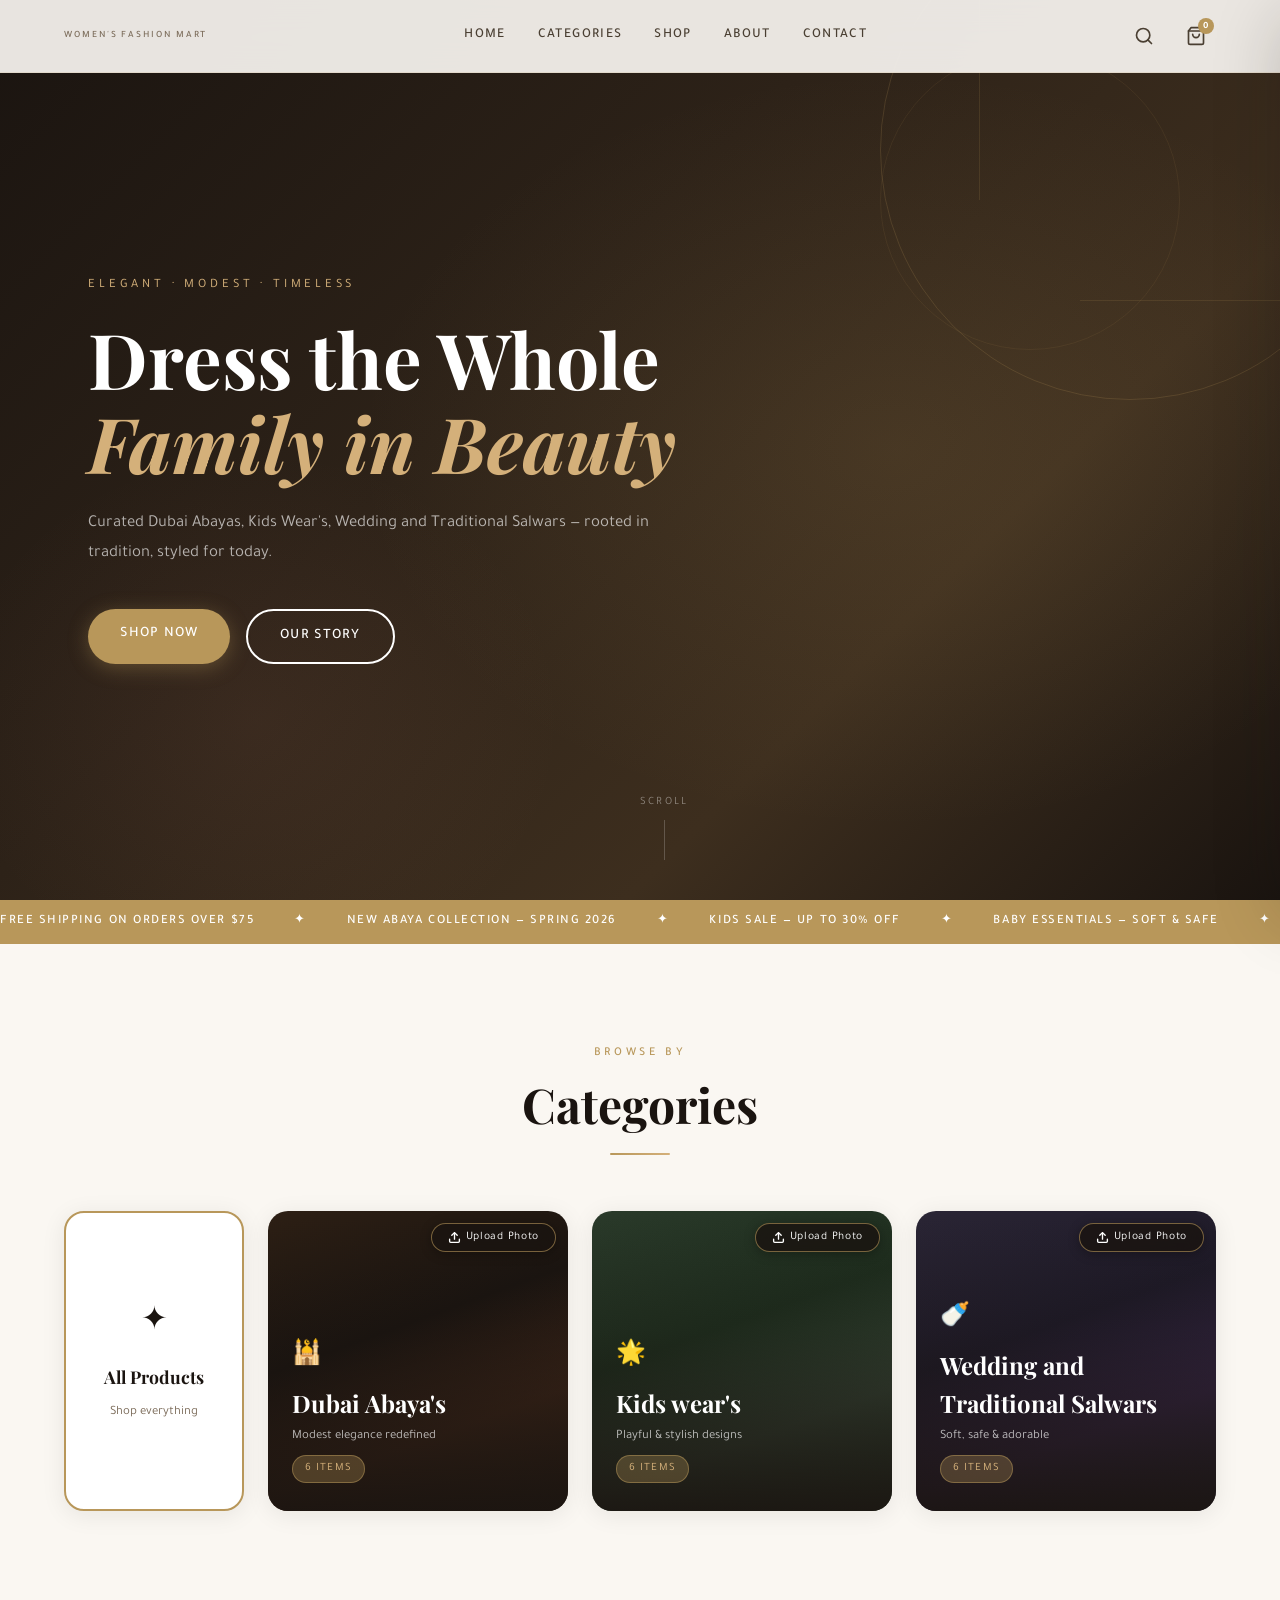
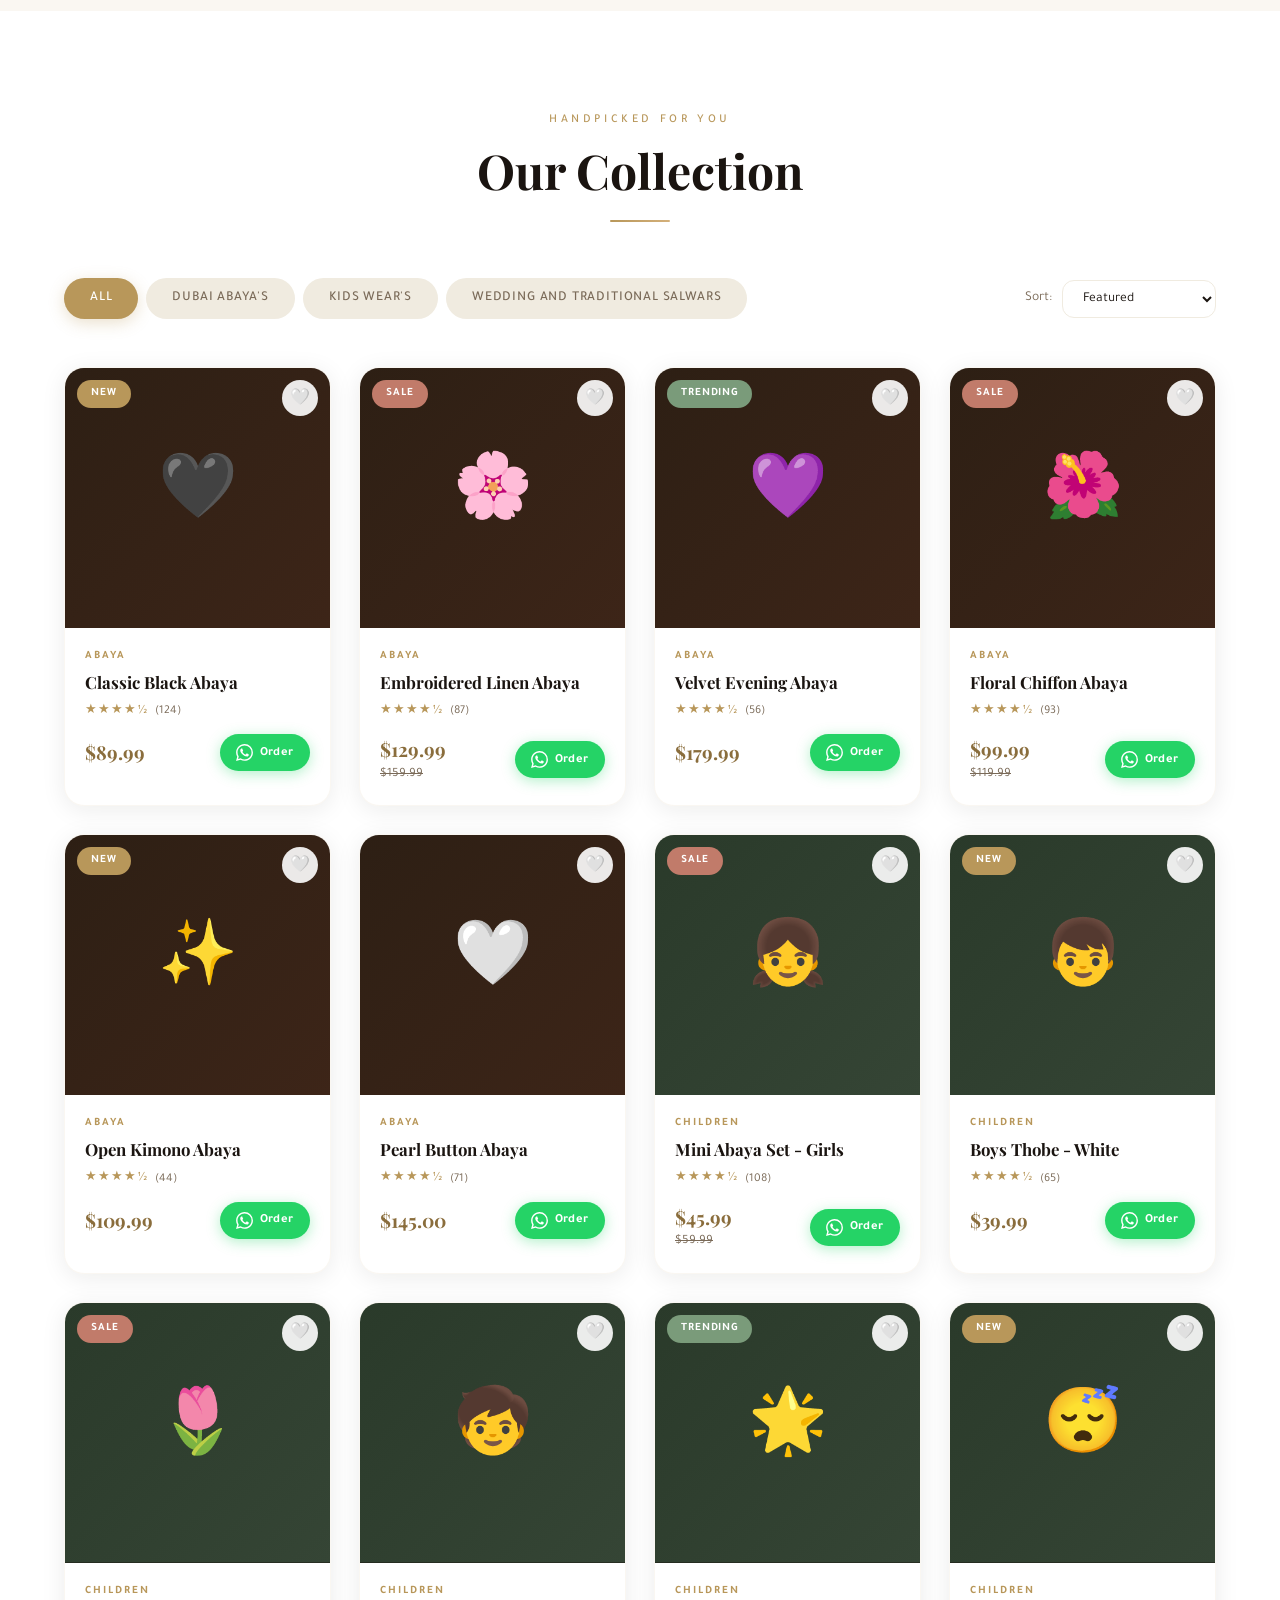
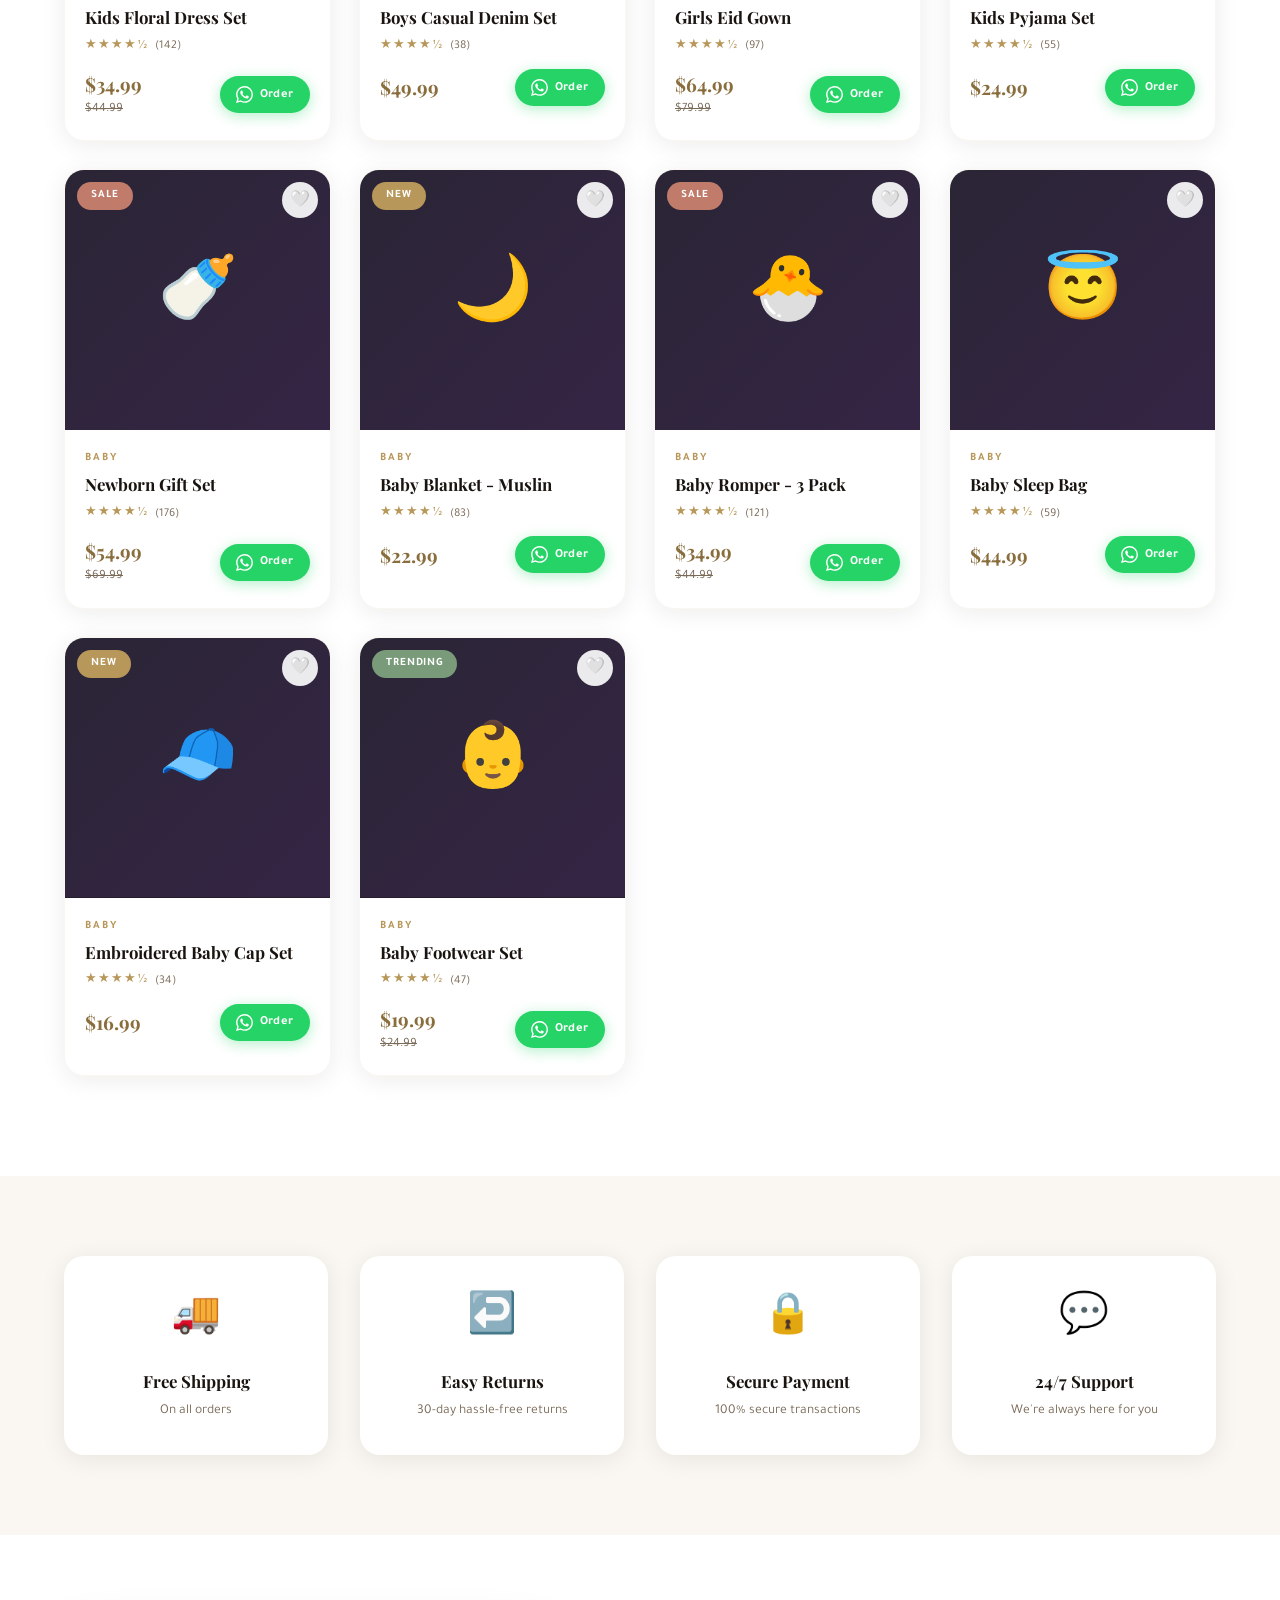
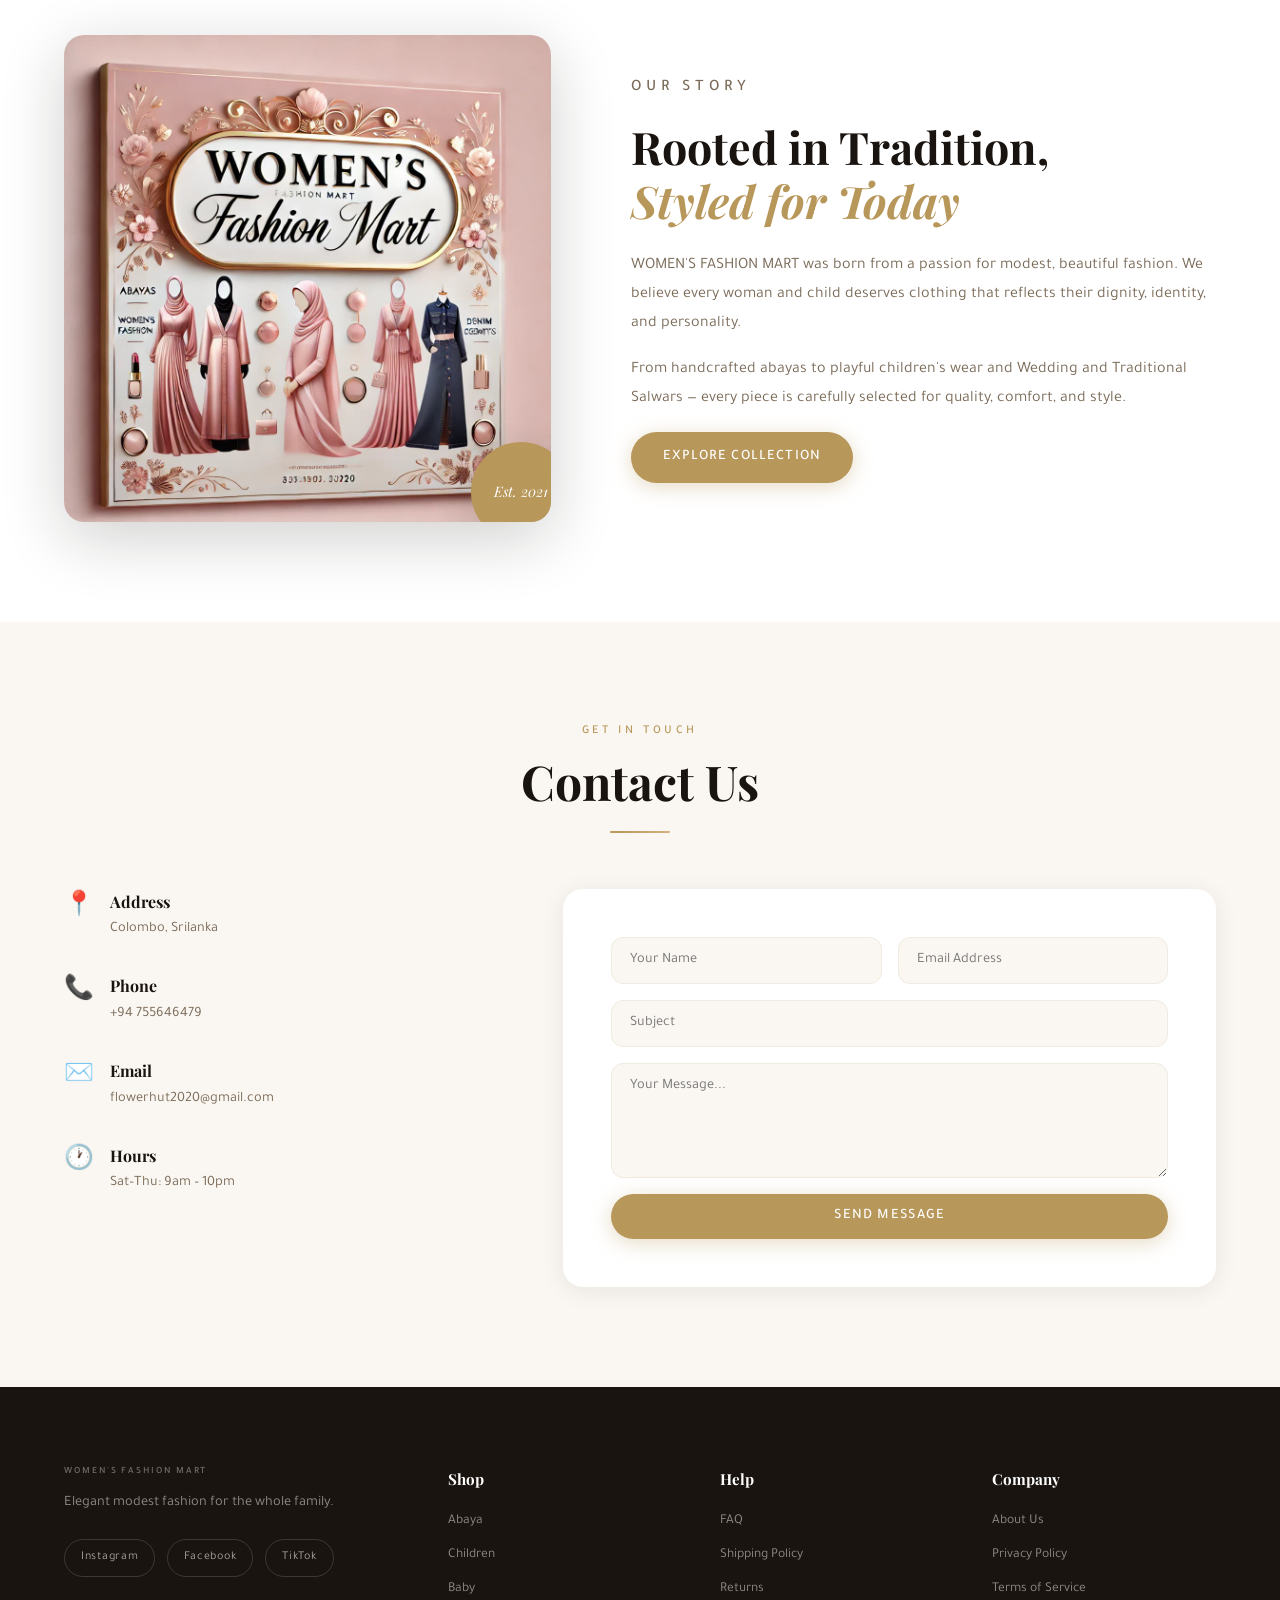
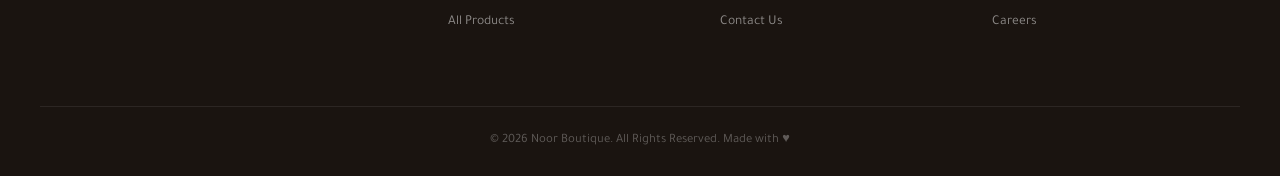
<file: index.html>
<!DOCTYPE html>
<html lang="en">
<head>
  <meta charset="UTF-8" />
  <meta name="viewport" content="width=device-width, initial-scale=1.0"/>
  <title>WOMEN'S FASHION MART</title>
  <link rel="stylesheet" href="style.css" />
  <link href="https://fonts.googleapis.com/css2?family=Playfair+Display:ital,wght@0,400;0,600;0,700;1,400&family=Tajawal:wght@300;400;500&display=swap" rel="stylesheet"/>
</head>
<body>

  <!-- HEADER -->
  <header id="header">
    <div class="header-inner">
      <div class="logo">
        
        <span class="logo-en">WOMEN'S FASHION MART</span>
      </div>
      <nav class="nav-links">
        <a href="#home">Home</a>
        <a href="#categories">Categories</a>
        <a href="#products">Shop</a>
        <a href="#about">About</a>
        <a href="#contact">Contact</a>
      </nav>
      <div class="header-actions">
        <button class="icon-btn" id="searchBtn" title="Search">
          <svg viewBox="0 0 24 24"><circle cx="11" cy="11" r="8"/><line x1="21" y1="21" x2="16.65" y2="16.65"/></svg>
        </button>
        <button class="icon-btn cart-btn" id="cartBtn" title="Cart">
          <svg viewBox="0 0 24 24"><path d="M6 2L3 6v14a2 2 0 002 2h14a2 2 0 002-2V6l-3-4z"/><line x1="3" y1="6" x2="21" y2="6"/><path d="M16 10a4 4 0 01-8 0"/></svg>
          <span class="cart-count" id="cartCount">0</span>
        </button>
        <button class="hamburger" id="hamburger">
          <span></span><span></span><span></span>
        </button>
      </div>
    </div>
    <!-- Mobile Nav -->
    <div class="mobile-nav" id="mobileNav">
      <a href="#home">Home</a>
      <a href="#categories">Categories</a>
      <a href="#products">Shop</a>
      <a href="#about">About</a>
      <a href="#contact">Contact</a>
    </div>
  </header>

  <!-- SEARCH BAR -->
  <div class="search-overlay" id="searchOverlay">
    <div class="search-box">
      <input type="text" id="searchInput" placeholder="Search products..." />
      <button id="closeSearch">✕</button>
    </div>
  </div>

  <!-- HERO -->
  <section class="hero" id="home">
    <div class="hero-bg"></div>
    <div class="hero-content">
      <p class="hero-sub">Elegant · Modest · Timeless</p>
      <h1 class="hero-title">Dress the Whole<br/><em>Family in Beauty</em></h1>
      <p class="hero-desc">Curated Dubai Abayas, Kids Wear's, Wedding and Traditional Salwars — rooted in tradition, styled for today.</p>
      <div class="hero-btns">
        <a href="#categories" class="btn btn-primary">Shop Now</a>
        <a href="#about" class="btn btn-outline">Our Story</a>
      </div>
    </div>
    <div class="hero-decor">
      <div class="decor-circle c1"></div>
      <div class="decor-circle c2"></div>
      <div class="decor-line l1"></div>
      <div class="decor-line l2"></div>
    </div>
    <div class="scroll-hint">
      <span>Scroll</span>
      <div class="scroll-line"></div>
    </div>
  </section>

  <!-- MARQUEE STRIP -->
  <div class="marquee-strip">
    <div class="marquee-track">
      <span>Free Shipping on Orders Over $75</span>
      <span>✦</span>
      <span>New Abaya Collection — Spring 2026</span>
      <span>✦</span>
      <span>Kids Sale — Up to 30% Off</span>
      <span>✦</span>
      <span>Baby Essentials — Soft & Safe</span>
      <span>✦</span>
      <span>Free Shipping on Orders Over $75</span>
      <span>✦</span>
      <span>New Abaya Collection — Spring 2026</span>
      <span>✦</span>
      <span>Kids Sale — Up to 30% Off</span>
      <span>✦</span>
      <span>Baby Essentials — Soft & Safe</span>
      <span>✦</span>
    </div>
  </div>

  <!-- CATEGORIES -->
  <section class="categories" id="categories">
    <div class="container">
      <div class="section-header">
        <p class="section-eyebrow">Browse by</p>
        <h2 class="section-title">Categories</h2>
        <div class="section-divider"></div>
      </div>
      <div class="category-grid">
        <div class="category-card active" data-category="all">
          <div class="cat-icon">✦</div>
          <h3>All Products</h3>
          <p>Shop everything</p>
        </div>
        <div class="category-card" data-category="abaya">
          <div class="cat-image cat-abaya" id="catImg-abaya">
            <div class="cat-overlay"></div>
          </div>
          <!-- Upload Button -->
          <button class="cat-upload-btn" onclick="event.stopPropagation(); triggerUpload('abaya')" title="Upload category image">
            <svg viewBox="0 0 24 24" width="13" height="13" fill="none" stroke="currentColor" stroke-width="2.5" stroke-linecap="round" stroke-linejoin="round"><path d="M21 15v4a2 2 0 01-2 2H5a2 2 0 01-2-2v-4"/><polyline points="17 8 12 3 7 8"/><line x1="12" y1="3" x2="12" y2="15"/></svg>
            Upload Photo
          </button>
          <input type="file" accept="image/*" id="upload-abaya" class="cat-file-input"
                 onchange="setCategoryImage('abaya', this)" />
          <div class="cat-upload-success" id="catUploadSuccess-abaya">✅ Image saved!</div>
          <div class="cat-info">
            <div class="cat-icon">🕌</div>
            <h3>Dubai Abaya's</h3>
            <p>Modest elegance redefined</p>
            <span class="cat-count" id="abayaCount">0 items</span>
          </div>
        </div>
        <div class="category-card" data-category="children">
          <div class="cat-image cat-children" id="catImg-children">
            <div class="cat-overlay"></div>
          </div>
          <!-- Upload Button -->
          <button class="cat-upload-btn" onclick="event.stopPropagation(); triggerUpload('children')" title="Upload category image">
            <svg viewBox="0 0 24 24" width="13" height="13" fill="none" stroke="currentColor" stroke-width="2.5" stroke-linecap="round" stroke-linejoin="round"><path d="M21 15v4a2 2 0 01-2 2H5a2 2 0 01-2-2v-4"/><polyline points="17 8 12 3 7 8"/><line x1="12" y1="3" x2="12" y2="15"/></svg>
            Upload Photo
          </button>
          <input type="file" accept="image/*" id="upload-children" class="cat-file-input"
                 onchange="setCategoryImage('children', this)" />
          <div class="cat-upload-success" id="catUploadSuccess-children">✅ Image saved!</div>
          <div class="cat-info">
            <div class="cat-icon">🌟</div>
            <h3>Kids wear's</h3>
            <p>Playful & stylish designs</p>
            <span class="cat-count" id="childrenCount">0 items</span>
          </div>
        </div>
        <div class="category-card" data-category="baby">
          <div class="cat-image cat-baby" id="catImg-baby">
            <div class="cat-overlay"></div>
          </div>
          <!-- Upload Button -->
          <button class="cat-upload-btn" onclick="event.stopPropagation(); triggerUpload('baby')" title="Upload category image">
            <svg viewBox="0 0 24 24" width="13" height="13" fill="none" stroke="currentColor" stroke-width="2.5" stroke-linecap="round" stroke-linejoin="round"><path d="M21 15v4a2 2 0 01-2 2H5a2 2 0 01-2-2v-4"/><polyline points="17 8 12 3 7 8"/><line x1="12" y1="3" x2="12" y2="15"/></svg>
            Upload Photo
          </button>
          <input type="file" accept="image/*" id="upload-baby" class="cat-file-input"
                 onchange="setCategoryImage('baby', this)" />
          <div class="cat-upload-success" id="catUploadSuccess-baby">✅ Image saved!</div>
          <div class="cat-info">
            <div class="cat-icon">🍼</div>
            <h3>Wedding and Traditional Salwars</h3>
            <p>Soft, safe & adorable</p>
            <span class="cat-count" id="babyCount">0 items</span>
          </div>
        </div>
      </div>
    </div>
  </section>

  <!-- PRODUCTS -->
  <section class="products-section" id="products">
    <div class="container">
      <div class="section-header">
        <p class="section-eyebrow">Handpicked for you</p>
        <h2 class="section-title">Our Collection</h2>
        <div class="section-divider"></div>
      </div>

      <!-- Filter & Sort Bar -->
      <div class="filter-bar">
        <div class="filter-tabs" id="filterTabs">
          <button class="filter-tab active" data-filter="all">All</button>
          <button class="filter-tab" data-filter="abaya">Dubai Abaya's</button>
          <button class="filter-tab" data-filter="children">Kids wear's</button>
          <button class="filter-tab" data-filter="baby">Wedding and Traditional Salwars</button>
        </div>
        <div class="sort-wrapper">
          <label>Sort:</label>
          <select id="sortSelect">
            <option value="default">Featured</option>
            <option value="price-asc">Price: Low to High</option>
            <option value="price-desc">Price: High to Low</option>
            <option value="name">Name A–Z</option>
          </select>
        </div>
      </div>

      <!-- Products Grid -->
      <div class="products-grid" id="productsGrid"></div>

      <!-- No Results -->
      <div class="no-results" id="noResults" style="display:none;">
        <p>No products found. Try a different search or filter.</p>
      </div>
    </div>
  </section>

  <!-- FEATURES STRIP -->
  <section class="features-strip">
    <div class="container">
      <div class="features-grid">
        <div class="feature">
          <div class="feature-icon">🚚</div>
          <h4>Free Shipping</h4>
          <p>On all orders</p>
        </div>
        <div class="feature">
          <div class="feature-icon">↩️</div>
          <h4>Easy Returns</h4>
          <p>30-day hassle-free returns</p>
        </div>
        <div class="feature">
          <div class="feature-icon">🔒</div>
          <h4>Secure Payment</h4>
          <p>100% secure transactions</p>
        </div>
        <div class="feature">
          <div class="feature-icon">💬</div>
          <h4>24/7 Support</h4>
          <p>We're always here for you</p>
        </div>
      </div>
    </div>
  </section>

  <!-- ABOUT -->
  <section class="about" id="about">
    <div class="container about-inner">
      <div class="about-visual">
        <div class="about-img-frame">
          
          <img src="image/wear.jpeg" alt="">
          <div class="about-badge">Est. 2021</div>
        </div>
      </div>
      <div class="about-text">
        <p class="section-eyebrow">Our Story</p>
        <h2>Rooted in Tradition,<br/><em>Styled for Today</em></h2>
        <p>WOMEN'S FASHION MART was born from a passion for modest, beautiful fashion. We believe every woman and child deserves clothing that reflects their dignity, identity, and personality.</p>
        <p>From handcrafted abayas to playful children's wear and Wedding and Traditional Salwars — every piece is carefully selected for quality, comfort, and style.</p>
        <a href="#products" class="btn btn-primary">Explore Collection</a>
      </div>
    </div>
  </section>

  <!-- CONTACT -->
  <section class="contact" id="contact">
    <div class="container">
      <div class="section-header">
        <p class="section-eyebrow">Get in Touch</p>
        <h2 class="section-title">Contact Us</h2>
        <div class="section-divider"></div>
      </div>
      <div class="contact-grid">
        <div class="contact-info">
          <div class="contact-item">
            <span class="ci-icon">📍</span>
            <div><h4>Address</h4><p>Colombo, Srilanka</p></div>
          </div>
          <div class="contact-item">
            <span class="ci-icon">📞</span>
            <div><h4>Phone</h4><p>+94 755646479</p></div>
          </div>
          <div class="contact-item">
            <span class="ci-icon">✉️</span>
            <div><h4>Email</h4><p>flowerhut2020@gmail.com</p></div>
          </div>
          <div class="contact-item">
            <span class="ci-icon">🕐</span>
            <div><h4>Hours</h4><p>Sat–Thu: 9am – 10pm</p></div>
          </div>
        </div>
        <form class="contact-form" id="contactForm">
          <div class="form-row">
            <input type="text" placeholder="Your Name" required />
            <input type="email" placeholder="Email Address" required />
          </div>
          <input type="text" placeholder="Subject" />
          <textarea rows="5" placeholder="Your Message..." required></textarea>
          <button type="submit" class="btn btn-primary">Send Message</button>
          <p class="form-success" id="formSuccess">✅ Message sent! We'll reply shortly.</p>
        </form>
      </div>
    </div>
  </section>

  <!-- FOOTER -->
  <footer class="footer">
    <div class="container footer-inner">
      <div class="footer-brand">
        <div class="logo">
          
          <span class="logo-en">WOMEN'S FASHION MART</span>
        </div>
        <p>Elegant modest fashion for the whole family.</p>
        <div class="social-links">
          <a href="#" class="social-link">Instagram</a>
          <a href="#" class="social-link">Facebook</a>
          <a href="#" class="social-link">TikTok</a>
        </div>
      </div>
      <div class="footer-links">
        <h4>Shop</h4>
        <a href="#" onclick="filterByCategory('abaya')">Abaya</a>
        <a href="#" onclick="filterByCategory('children')">Children</a>
        <a href="#" onclick="filterByCategory('baby')">Baby</a>
        <a href="#products">All Products</a>
      </div>
      <div class="footer-links">
        <h4>Help</h4>
        <a href="#">FAQ</a>
        <a href="#">Shipping Policy</a>
        <a href="#">Returns</a>
        <a href="#contact">Contact Us</a>
      </div>
      <div class="footer-links">
        <h4>Company</h4>
        <a href="#about">About Us</a>
        <a href="#">Privacy Policy</a>
        <a href="#">Terms of Service</a>
        <a href="#">Careers</a>
      </div>
    </div>
    <div class="footer-bottom">
      <p>© 2026 Noor Boutique. All Rights Reserved. Made with ♥</p>
    </div>
  </footer>

  <!-- CART SIDEBAR -->
  <div class="cart-overlay" id="cartOverlay"></div>
  <aside class="cart-sidebar" id="cartSidebar">
    <div class="cart-header">
      <h3>Your Cart</h3>
      <button id="closeCart">✕</button>
    </div>
    <div class="cart-items" id="cartItems">
      <div class="cart-empty" id="cartEmpty">
        <p>🛒 Your cart is empty</p>
        <a href="#products" class="btn btn-primary" id="shopNowBtn">Start Shopping</a>
      </div>
    </div>
    <div class="cart-footer" id="cartFooter" style="display:none;">
      <div class="cart-total">
        <span>Total:</span>
        <span id="cartTotal">$0.00</span>
      </div>
      <button class="btn btn-primary" id="checkoutBtn">Checkout</button>
    </div>
  </aside>

  <!-- TOAST -->
  <div class="toast" id="toast"></div>

  <!-- Admin panel removed: add images directly via script.js product data -->

  <!-- PRODUCT MODAL -->
  <div class="modal-overlay" id="modalOverlay">
    <div class="product-modal" id="productModal">
      <button class="modal-close" id="modalClose">✕</button>
      <div class="modal-inner" id="modalInner"></div>
    </div>
  </div>

  <script src="firebase-config.js"></script>
  <script src="script.js"></script>
</body>
</html>
</file>
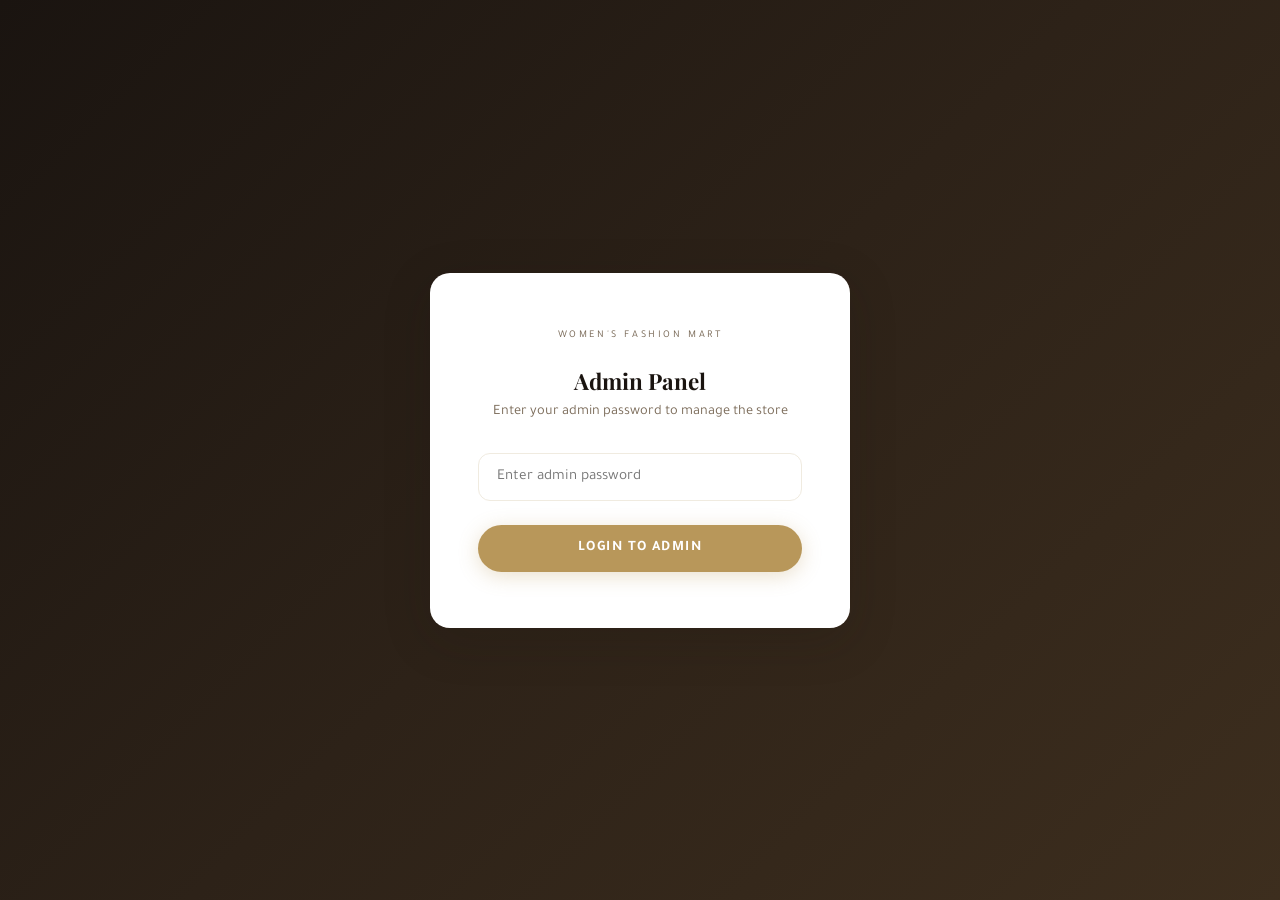
<file: admin.html>
<!DOCTYPE html>
<html lang="en">
<head>
  <meta charset="UTF-8"/>
  <meta name="viewport" content="width=device-width, initial-scale=1.0"/>
  <title>Noor Boutique — Admin Panel</title>
  <link href="https://fonts.googleapis.com/css2?family=Playfair+Display:ital,wght@0,600;1,400&family=Tajawal:wght@300;400;500&display=swap" rel="stylesheet"/>
  <style>
    :root{--gold:#b8975a;--gold-light:#d4b07a;--gold-dark:#8a6d3c;--cream:#faf7f2;--cream-dark:#f0ebe0;--ink:#1a1410;--ink-light:#4a3f32;--ink-muted:#7a6a58;--white:#fff;--green:#25d366;--green-dark:#128c5e;--red:#e05252;--font-d:'Playfair Display',serif;--font-b:'Tajawal',sans-serif;--shadow:0 4px 24px rgba(26,20,16,.10);--shadow-lg:0 12px 48px rgba(26,20,16,.18);--r:12px;--r-lg:20px;--t:0.3s cubic-bezier(.4,0,.2,1);}
    *,*::before,*::after{box-sizing:border-box;margin:0;padding:0;}
    body{font-family:var(--font-b);background:var(--cream);color:var(--ink);min-height:100vh;}
    a{text-decoration:none;color:inherit;}button{cursor:pointer;border:none;font-family:inherit;}input,textarea,select{font-family:inherit;}

    /* LOGIN */
    #loginScreen{position:fixed;inset:0;background:linear-gradient(135deg,#1a1410,#2d2218,#3d2e1e);display:flex;align-items:center;justify-content:center;z-index:9999;}
    .login-box{background:var(--white);border-radius:var(--r-lg);padding:56px 48px;width:420px;max-width:90vw;box-shadow:var(--shadow-lg);text-align:center;}
    .login-logo-ar{font-family:var(--font-d);font-size:3rem;color:var(--gold);}
    .login-logo-en{font-size:0.65rem;letter-spacing:.25em;text-transform:uppercase;color:var(--ink-muted);}
    .login-box h2{font-family:var(--font-d);font-size:1.4rem;margin:24px 0 8px;}
    .login-box p{font-size:.9rem;color:var(--ink-muted);margin-bottom:32px;}
    .login-field input{width:100%;padding:14px 18px;border:1.5px solid var(--cream-dark);border-radius:var(--r);font-size:.95rem;outline:none;transition:var(--t);margin-bottom:16px;}
    .login-field input:focus{border-color:var(--gold);box-shadow:0 0 0 3px rgba(184,151,90,.1);}
    .login-btn{width:100%;padding:15px;background:var(--gold);color:var(--white);border-radius:50px;font-size:.9rem;letter-spacing:.1em;text-transform:uppercase;font-weight:600;margin-top:8px;transition:var(--t);box-shadow:0 4px 20px rgba(184,151,90,.3);}
    .login-btn:hover{background:var(--gold-dark);transform:translateY(-2px);}
    .login-error{color:var(--red);font-size:.85rem;margin-top:12px;display:none;}
    .login-error.show{display:block;}

    /* APP */
    #adminApp{display:none;}
    .admin-topbar{background:linear-gradient(135deg,#1a1410,#2d2218);padding:0 32px;display:flex;align-items:center;justify-content:space-between;height:64px;position:sticky;top:0;z-index:100;box-shadow:0 2px 16px rgba(0,0,0,.3);}
    .admin-brand{display:flex;align-items:center;gap:12px;}
    .admin-brand-ar{font-family:var(--font-d);font-size:1.4rem;color:var(--gold);}
    .admin-brand-en{font-size:.6rem;letter-spacing:.2em;text-transform:uppercase;color:rgba(255,255,255,.4);}
    .admin-badge{background:rgba(184,151,90,.2);border:1px solid rgba(184,151,90,.4);color:var(--gold-light);padding:4px 14px;border-radius:20px;font-size:.75rem;letter-spacing:.08em;}
    .topbar-right{display:flex;align-items:center;gap:16px;}
    .view-site-btn{color:rgba(255,255,255,.7);font-size:.8rem;letter-spacing:.1em;text-transform:uppercase;padding:8px 16px;border:1px solid rgba(255,255,255,.15);border-radius:20px;transition:var(--t);}
    .view-site-btn:hover{color:var(--white);border-color:rgba(255,255,255,.4);}
    .logout-btn{color:rgba(255,255,255,.5);font-size:.8rem;transition:var(--t);}
    .logout-btn:hover{color:var(--red);}

    .admin-main{max-width:1200px;margin:0 auto;padding:40px 24px;}
    .stats-row{display:grid;grid-template-columns:repeat(4,1fr);gap:20px;margin-bottom:40px;}
    .stat-card{background:var(--white);border-radius:var(--r-lg);padding:28px 24px;box-shadow:var(--shadow);border-left:4px solid var(--gold);}
    .stat-num{font-family:var(--font-d);font-size:2rem;color:var(--gold-dark);}
    .stat-label{font-size:.8rem;color:var(--ink-muted);text-transform:uppercase;letter-spacing:.1em;margin-top:4px;}
    .section-title-row{display:flex;align-items:center;justify-content:space-between;margin-bottom:24px;}
    .section-title-row h2{font-family:var(--font-d);font-size:1.5rem;}
    .cat-tabs{display:flex;gap:8px;margin-bottom:28px;flex-wrap:wrap;}
    .cat-tab{padding:10px 22px;border-radius:50px;font-size:.85rem;letter-spacing:.06em;text-transform:uppercase;font-weight:500;color:var(--ink-muted);background:var(--cream-dark);transition:var(--t);border:2px solid transparent;}
    .cat-tab:hover{color:var(--gold);border-color:var(--gold-light);}
    .cat-tab.active{background:var(--gold);color:var(--white);box-shadow:0 4px 16px rgba(184,151,90,.3);}
    .admin-products-grid{display:grid;grid-template-columns:repeat(auto-fill,minmax(300px,1fr));gap:24px;}
    .admin-card{background:var(--white);border-radius:var(--r-lg);overflow:hidden;box-shadow:var(--shadow);border:1.5px solid transparent;transition:var(--t);}
    .admin-card:hover{box-shadow:var(--shadow-lg);border-color:rgba(184,151,90,.2);}
    .admin-card-img{height:200px;position:relative;overflow:hidden;background:var(--cream-dark);display:flex;align-items:center;justify-content:center;cursor:pointer;}
    .admin-card-img img{width:100%;height:100%;object-fit:cover;position:absolute;inset:0;}
    .emoji-ph{font-size:5rem;z-index:1;}
    .img-overlay{position:absolute;inset:0;background:rgba(26,20,16,.6);display:flex;flex-direction:column;align-items:center;justify-content:center;gap:8px;opacity:0;transition:var(--t);color:var(--white);font-size:.85rem;z-index:2;}
    .img-overlay svg{width:28px;height:28px;stroke:var(--white);fill:none;stroke-width:2;stroke-linecap:round;stroke-linejoin:round;}
    .admin-card-img:hover .img-overlay{opacity:1;}
    .admin-card-body{padding:20px;}
    .admin-card-cat{font-size:.7rem;letter-spacing:.2em;text-transform:uppercase;color:var(--gold);font-weight:600;margin-bottom:12px;}
    .admin-field{margin-bottom:12px;}
    .admin-field label{font-size:.72rem;font-weight:600;color:var(--ink-muted);text-transform:uppercase;letter-spacing:.08em;margin-bottom:4px;display:block;}
    .admin-input{width:100%;padding:10px 14px;border:1.5px solid var(--cream-dark);border-radius:var(--r);font-size:.9rem;color:var(--ink);background:var(--cream);outline:none;transition:var(--t);}
    .admin-input:focus{border-color:var(--gold);background:var(--white);box-shadow:0 0 0 3px rgba(184,151,90,.1);}
    textarea.admin-input{resize:vertical;min-height:75px;}
    .price-row{display:grid;grid-template-columns:1fr 1fr;gap:10px;}
    .badge-row{display:flex;gap:6px;flex-wrap:wrap;margin-top:4px;}
    .badge-opt{padding:6px 12px;border-radius:20px;font-size:.72rem;font-weight:600;text-transform:uppercase;letter-spacing:.06em;cursor:pointer;border:1.5px solid var(--cream-dark);color:var(--ink-muted);background:transparent;transition:var(--t);}
    .badge-opt:hover{border-color:var(--gold);}
    .badge-opt.sel-new{background:#b8975a;color:#fff;border-color:#b8975a;}
    .badge-opt.sel-sale{background:#c17b6a;color:#fff;border-color:#c17b6a;}
    .badge-opt.sel-trending{background:#7a9b7a;color:#fff;border-color:#7a9b7a;}
    .badge-opt.sel-none{background:var(--cream-dark);color:var(--ink);}
    .admin-card-actions{display:flex;align-items:center;gap:10px;margin-top:16px;}
    .save-btn{flex:1;padding:12px;background:var(--gold);color:var(--white);border-radius:50px;font-size:.8rem;letter-spacing:.1em;text-transform:uppercase;font-weight:600;transition:var(--t);}
    .save-btn:hover{background:var(--gold-dark);}
    .save-btn:disabled{opacity:.5;cursor:not-allowed;}
    .saved-ok{font-size:.75rem;color:var(--green-dark);display:none;}
    .saved-ok.show{display:block;}
    .hidden-file{display:none;}
    .toast{position:fixed;bottom:32px;left:50%;transform:translateX(-50%) translateY(80px);background:var(--ink);color:var(--white);padding:14px 28px;border-radius:50px;font-size:.9rem;z-index:9998;opacity:0;transition:all .4s cubic-bezier(.4,0,.2,1);white-space:nowrap;box-shadow:var(--shadow-lg);}
    .toast.show{opacity:1;transform:translateX(-50%) translateY(0);}
    .setup-guide{background:linear-gradient(135deg,#1a1410,#2d2218);border-radius:var(--r-lg);padding:36px 40px;margin-bottom:40px;color:var(--white);position:relative;}
    .setup-guide h3{font-family:var(--font-d);font-size:1.3rem;margin-bottom:8px;color:var(--gold-light);}
    .setup-guide p{font-size:.9rem;opacity:.7;margin-bottom:20px;}
    .steps{display:flex;flex-direction:column;gap:12px;}
    .step{display:flex;align-items:flex-start;gap:14px;}
    .step-num{width:28px;height:28px;border-radius:50%;background:var(--gold);color:#fff;display:flex;align-items:center;justify-content:center;font-size:.8rem;font-weight:700;flex-shrink:0;margin-top:2px;}
    .step-text{font-size:.85rem;opacity:.8;line-height:1.6;}
    .step-text strong{color:var(--gold-light);}
    .step-text code{background:rgba(255,255,255,.1);padding:2px 8px;border-radius:4px;font-family:monospace;font-size:.8rem;}
    .guide-dismiss{position:absolute;top:16px;right:16px;background:transparent;color:rgba(255,255,255,.4);font-size:1rem;}
    .guide-dismiss:hover{color:#fff;}
    .fb-status{display:flex;align-items:center;gap:10px;padding:12px 20px;border-radius:var(--r);margin-bottom:32px;font-size:.85rem;}
    .fb-status.connected{background:#e8f5e9;color:#2e7d32;border:1px solid #a5d6a7;}
    .fb-status.not-connected{background:#fff8e1;color:#f57f17;border:1px solid #ffe082;}
    .fb-dot{width:8px;height:8px;border-radius:50%;flex-shrink:0;}
    .fb-status.connected .fb-dot{background:#43a047;}
    .fb-status.not-connected .fb-dot{background:#fb8c00;animation:pulse 1.5s ease infinite;}
    @keyframes pulse{0%,100%{opacity:1;}50%{opacity:.4;}}
    @media(max-width:768px){.stats-row{grid-template-columns:1fr 1fr;}.admin-products-grid{grid-template-columns:1fr;}.admin-topbar{padding:0 16px;}.admin-main{padding:24px 16px;}.setup-guide{padding:24px 20px;}}
  </style>
</head>
<body>

<div id="loginScreen">
  <div class="login-box">
    
    <div class="login-logo-en">WOMEN'S FASHION MART</div>
    <h2>Admin Panel</h2>
    <p>Enter your admin password to manage the store</p>
    <div class="login-field">
      <input type="password" id="passwordInput" placeholder="Enter admin password" />
    </div>
    <button class="login-btn" id="loginBtn">Login to Admin</button>
    <p class="login-error" id="loginError">Incorrect password. Please try again.</p>
  </div>
</div>

<div id="adminApp">
  <div class="admin-topbar">
    <div class="admin-brand">
      <div>
        <div class="admin-brand-ar">نور</div>
        <div class="admin-brand-en">NOOR BOUTIQUE</div>
      </div>
      <span class="admin-badge">Admin Panel</span>
    </div>
    <div class="topbar-right">
      <a href="index.html" target="_blank" class="view-site-btn">View Live Site</a>
      <button class="logout-btn" id="logoutBtn">Logout</button>
    </div>
  </div>

  <div class="admin-main">
    <div class="fb-status not-connected" id="fbStatus">
      <div class="fb-dot"></div>
      <span id="fbStatusText">Checking Firebase connection...</span>
    </div>

    <div class="setup-guide" id="setupGuide">
      <button class="guide-dismiss" id="dismissGuide">X</button>
      <h3>One-Time Firebase Setup (5 minutes, free)</h3>
      <p>Do this once and all your product edits will go live instantly for every visitor worldwide.</p>
      <div class="steps">
        <div class="step"><div class="step-num">1</div><div class="step-text">Go to <strong>console.firebase.google.com</strong> and create a free project</div></div>
        <div class="step"><div class="step-num">2</div><div class="step-text">In the project: <strong>Build &rarr; Firestore Database</strong> &rarr; Create &rarr; Start in test mode</div></div>
        <div class="step"><div class="step-num">3</div><div class="step-text"><strong>Build &rarr; Storage</strong> &rarr; Get started &rarr; Start in test mode</div></div>
        <div class="step"><div class="step-num">4</div><div class="step-text"><strong>Project Settings &rarr; Your apps &rarr; Web app</strong> &rarr; Copy the config</div></div>
        <div class="step"><div class="step-num">5</div><div class="step-text">Open <code>firebase-config.js</code> and paste your values. Also set your <code>ADMIN_PASSWORD</code> and <code>WHATSAPP_NUMBER</code></div></div>
        <div class="step"><div class="step-num">6</div><div class="step-text">Deploy to Vercel. Come back here, log in, and start uploading images and editing products!</div></div>
      </div>
    </div>

    <div class="stats-row">
      <div class="stat-card"><div class="stat-num" id="statTotal">18</div><div class="stat-label">Total Products</div></div>
      <div class="stat-card" style="border-color:#b8975a"><div class="stat-num" id="statAbaya">6</div><div class="stat-label">Abaya Items</div></div>
      <div class="stat-card" style="border-color:#7a9b7a"><div class="stat-num" id="statChildren">6</div><div class="stat-label">Children Items</div></div>
      <div class="stat-card" style="border-color:#6a8fa0"><div class="stat-num" id="statBaby">6</div><div class="stat-label">Baby Items</div></div>
    </div>

    <div class="section-title-row">
      <h2>Manage Products</h2>
      <span style="font-size:.85rem;color:var(--ink-muted)">Click any product image to upload your photo</span>
    </div>

    <div class="cat-tabs" id="catTabs">
      <button class="cat-tab active" data-cat="all">All Products</button>
      <button class="cat-tab" data-cat="abaya">Abaya</button>
      <button class="cat-tab" data-cat="children">Children</button>
      <button class="cat-tab" data-cat="baby">Baby</button>
    </div>

    <div class="admin-products-grid" id="adminGrid"></div>
  </div>
</div>

<div class="toast" id="adminToast"></div>

<script src="firebase-config.js"></script>
<script type="module">
const DEFAULTS = [
  {id:"abaya1", name:"Classic Black Abaya",      category:"abaya",    price:89.99,  originalPrice:null,   emoji:"🖤",badge:"new",      rating:4.8,reviews:124,description:"A timeless black abaya crafted from premium crepe fabric. Features elegant flared sleeves and a subtle golden trim.",sizes:["XS","S","M","L","XL","XXL"]},
  {id:"abaya2", name:"Embroidered Linen Abaya",  category:"abaya",    price:129.99, originalPrice:159.99, emoji:"🌸",badge:"sale",     rating:4.9,reviews:87, description:"Breathable linen abaya with intricate hand embroidery along the cuffs and hem.",sizes:["S","M","L","XL"]},
  {id:"abaya3", name:"Velvet Evening Abaya",      category:"abaya",    price:179.99, originalPrice:null,   emoji:"💜",badge:"trending", rating:4.7,reviews:56, description:"Luxurious velvet abaya in deep plum with crystal button detailing.",sizes:["XS","S","M","L","XL"]},
  {id:"abaya4", name:"Floral Chiffon Abaya",      category:"abaya",    price:99.99,  originalPrice:119.99, emoji:"🌺",badge:"sale",     rating:4.6,reviews:93, description:"Light and flowing chiffon abaya with a delicate floral pattern.",sizes:["S","M","L","XL","XXL"]},
  {id:"abaya5", name:"Open Kimono Abaya",         category:"abaya",    price:109.99, originalPrice:null,   emoji:"✨",badge:"new",      rating:4.5,reviews:44, description:"Modern kimono-style open abaya with contrast trim.",sizes:["One Size","S/M","L/XL"]},
  {id:"abaya6", name:"Pearl Button Abaya",        category:"abaya",    price:145.00, originalPrice:null,   emoji:"🤍",badge:null,       rating:4.8,reviews:71, description:"Elegant ivory abaya with mother-of-pearl button detailing.",sizes:["XS","S","M","L"]},
  {id:"child1", name:"Mini Abaya Set - Girls",   category:"children", price:45.99,  originalPrice:59.99,  emoji:"👧",badge:"sale",     rating:4.9,reviews:108,description:"A beautifully designed abaya set for girls aged 4-12.",sizes:["4Y","6Y","8Y","10Y","12Y"]},
  {id:"child2", name:"Boys Thobe - White",       category:"children", price:39.99,  originalPrice:null,   emoji:"👦",badge:"new",      rating:4.7,reviews:65, description:"Crisp white thobe for boys, perfect for Eid.",sizes:["4Y","6Y","8Y","10Y","12Y","14Y"]},
  {id:"child3", name:"Kids Floral Dress Set",    category:"children", price:34.99,  originalPrice:44.99,  emoji:"🌷",badge:"sale",     rating:4.8,reviews:142,description:"Charming 2-piece floral dress with matching headband.",sizes:["2Y","4Y","6Y","8Y","10Y"]},
  {id:"child4", name:"Boys Casual Denim Set",    category:"children", price:49.99,  originalPrice:null,   emoji:"🧒",badge:null,       rating:4.6,reviews:38, description:"Comfortable denim shirt and jogger pants set for boys.",sizes:["4Y","6Y","8Y","10Y","12Y"]},
  {id:"child5", name:"Girls Eid Gown",           category:"children", price:64.99,  originalPrice:79.99,  emoji:"🌟",badge:"trending", rating:4.9,reviews:97, description:"A stunning Eid party gown in rose gold satin with tulle layers.",sizes:["3Y","5Y","7Y","9Y","11Y"]},
  {id:"child6", name:"Kids Pyjama Set",          category:"children", price:24.99,  originalPrice:null,   emoji:"😴",badge:"new",      rating:4.7,reviews:55, description:"Super soft cotton pyjama set with moon and star prints.",sizes:["2Y","4Y","6Y","8Y","10Y"]},
  {id:"baby1",  name:"Newborn Gift Set",         category:"baby",     price:54.99,  originalPrice:69.99,  emoji:"🍼",badge:"sale",     rating:4.9,reviews:176,description:"A complete 7-piece newborn gift set. 100% organic cotton.",sizes:["0-3M","3-6M"]},
  {id:"baby2",  name:"Baby Blanket - Muslin",    category:"baby",     price:22.99,  originalPrice:null,   emoji:"🌙",badge:"new",      rating:4.8,reviews:83, description:"Ultra-soft 4-layer muslin swaddle blanket.",sizes:["One Size"]},
  {id:"baby3",  name:"Baby Romper - 3 Pack",     category:"baby",     price:34.99,  originalPrice:44.99,  emoji:"🐣",badge:"sale",     rating:4.7,reviews:121,description:"Set of 3 adorable snap-button rompers in neutral colours.",sizes:["0-3M","3-6M","6-9M","9-12M"]},
  {id:"baby4",  name:"Baby Sleep Bag",           category:"baby",     price:44.99,  originalPrice:null,   emoji:"😇",badge:null,       rating:4.9,reviews:59, description:"Safe, cosy sleeping bag for babies.",sizes:["0-6M","6-18M","18-36M"]},
  {id:"baby5",  name:"Embroidered Baby Cap Set", category:"baby",     price:16.99,  originalPrice:null,   emoji:"🧢",badge:"new",      rating:4.6,reviews:34, description:"Set of 3 cotton baby caps with delicate embroidery.",sizes:["0-3M","3-6M","6-12M"]},
  {id:"baby6",  name:"Baby Footwear Set",        category:"baby",     price:19.99,  originalPrice:24.99,  emoji:"👶",badge:"trending", rating:4.8,reviews:47, description:"Pack of 3 pairs of soft-sole baby shoes/booties.",sizes:["0-3M","3-6M","6-12M"]},
];

let liveProducts = DEFAULTS.map(p=>({...p,imageUrl:null}));
let currentCat="all", db, storage, fbReady=false;
let _setDoc,_doc,_stRef,_upload,_getURL,_col,_getDocs;

// LOGIN
const loginScreen=document.getElementById("loginScreen");
const adminApp=document.getElementById("adminApp");
const pwInput=document.getElementById("passwordInput");
const loginError=document.getElementById("loginError");

function doLogin(){
  const pw=pwInput.value.trim();
  const correct=window.ADMIN_PASSWORD||"noor2026admin";
  if(pw===correct){loginScreen.style.display="none";adminApp.style.display="block";sessionStorage.setItem("noorAdmin","1");boot();}
  else{loginError.classList.add("show");pwInput.value="";setTimeout(()=>loginError.classList.remove("show"),3000);}
}
document.getElementById("loginBtn").addEventListener("click",doLogin);
pwInput.addEventListener("keydown",e=>{if(e.key==="Enter")doLogin();});
document.getElementById("logoutBtn").addEventListener("click",()=>{sessionStorage.removeItem("noorAdmin");location.reload();});
if(sessionStorage.getItem("noorAdmin")==="1"){loginScreen.style.display="none";adminApp.style.display="block";boot();}

async function boot(){
  setupGuide();catTabs();
  await connectFirebase();
  renderGrid();
}

function setupGuide(){
  if(localStorage.getItem("guideDone"))document.getElementById("setupGuide").style.display="none";
  document.getElementById("dismissGuide").addEventListener("click",()=>{document.getElementById("setupGuide").style.display="none";localStorage.setItem("guideDone","1");});
}

function catTabs(){
  document.getElementById("catTabs").addEventListener("click",e=>{
    const tab=e.target.closest(".cat-tab");if(!tab)return;
    document.querySelectorAll(".cat-tab").forEach(t=>t.classList.remove("active"));tab.classList.add("active");
    currentCat=tab.dataset.cat;renderGrid();
  });
}

async function connectFirebase(){
  const st=document.getElementById("fbStatus"),stxt=document.getElementById("fbStatusText");
  try{
    const cfg=window.FIREBASE_CONFIG;
    if(!cfg||cfg.apiKey.includes("PASTE")){stxt.textContent="Firebase not configured yet. Follow the setup guide above.";return;}
    const {initializeApp}=await import("https://www.gstatic.com/firebasejs/10.12.0/firebase-app.js");
    const {getFirestore,collection,getDocs,doc,setDoc}=await import("https://www.gstatic.com/firebasejs/10.12.0/firebase-firestore.js");
    const {getStorage,ref,uploadBytes,getDownloadURL}=await import("https://www.gstatic.com/firebasejs/10.12.0/firebase-storage.js");
    const app=initializeApp(cfg);
    db=getFirestore(app);storage=getStorage(app);
    _setDoc=setDoc;_doc=doc;_stRef=ref;_upload=uploadBytes;_getURL=getDownloadURL;_col=collection;_getDocs=getDocs;
    const snap=await getDocs(collection(db,"products"));
    snap.forEach(d=>{const i=liveProducts.findIndex(p=>p.id===d.id);if(i!==-1)liveProducts[i]={...liveProducts[i],...d.data()};});
    fbReady=true;st.className="fb-status connected";stxt.textContent="Firebase connected! All changes go live for every visitor instantly.";
  }catch(e){st.className="fb-status not-connected";stxt.textContent="Firebase error: "+e.message;}
}

function renderGrid(){
  const grid=document.getElementById("adminGrid");grid.innerHTML="";
  const list=currentCat==="all"?liveProducts:liveProducts.filter(p=>p.category===currentCat);
  list.forEach(p=>grid.appendChild(makeCard(p)));updateStats();
}

const GRADS={abaya:"linear-gradient(135deg,#2d1f14,#3d2518)",children:"linear-gradient(135deg,#2a3a2a,#354535)",baby:"linear-gradient(135deg,#2a2535,#352545)"};

function makeCard(product){
  const card=document.createElement("div");card.className="admin-card";card.id="card-"+product.id;
  const imgBg=product.imageUrl?"":("background:"+GRADS[product.category]+";");
  const imgPart=product.imageUrl?`<img src="${product.imageUrl}" alt="${product.name}">`:`<div class="emoji-ph">${product.emoji}</div>`;
  const badgeOpts=["new","sale","trending","none"].map(b=>{
    const sel=(b==="none"&&!product.badge)||product.badge===b;
    return `<button class="badge-opt ${sel?"sel-"+b:""}" data-badge="${b}">${b==="none"?"None":b[0].toUpperCase()+b.slice(1)}</button>`;
  }).join("");
  card.innerHTML=`
    <div class="admin-card-img" id="wrap-${product.id}" style="${imgBg}">
      ${imgPart}
      <div class="img-overlay">
        <svg viewBox="0 0 24 24"><path d="M21 15v4a2 2 0 01-2 2H5a2 2 0 01-2-2v-4"/><polyline points="17 8 12 3 7 8"/><line x1="12" y1="3" x2="12" y2="15"/></svg>
        <span>${product.imageUrl?"Change Photo":"Upload Photo"}</span>
      </div>
      <input type="file" accept="image/*" class="hidden-file" id="file-${product.id}">
    </div>
    <div class="admin-card-body">
      <div class="admin-card-cat">${product.category.toUpperCase()}</div>
      <div class="admin-field"><label>Product Name</label><input class="admin-input" id="n-${product.id}" value="${product.name}"></div>
      <div class="price-row">
        <div class="admin-field"><label>Price ($)</label><input class="admin-input" type="number" id="p-${product.id}" value="${product.price}" step="0.01" min="0"></div>
        <div class="admin-field"><label>Original Price (sale)</label><input class="admin-input" type="number" id="o-${product.id}" value="${product.originalPrice||""}" step="0.01" min="0" placeholder="Leave empty if none"></div>
      </div>
      <div class="admin-field"><label>Description</label><textarea class="admin-input" id="d-${product.id}" rows="3">${product.description}</textarea></div>
      <div class="admin-field"><label>Badge</label><div class="badge-row" id="br-${product.id}">${badgeOpts}</div></div>
      <div class="admin-card-actions">
        <button class="save-btn" id="sb-${product.id}">Save Changes</button>
        <span class="saved-ok" id="ok-${product.id}">✅ Saved!</span>
      </div>
    </div>`;
  // img click
  card.querySelector("#wrap-"+product.id).addEventListener("click",()=>card.querySelector("#file-"+product.id).click());
  card.querySelector("#file-"+product.id).addEventListener("change",e=>uploadImg(e,product));
  // badge
  card.querySelector("#br-"+product.id).addEventListener("click",e=>{
    const b=e.target.closest(".badge-opt");if(!b)return;
    card.querySelectorAll(".badge-opt").forEach(x=>x.className="badge-opt");
    b.classList.add("sel-"+b.dataset.badge);
    const i=liveProducts.findIndex(x=>x.id===product.id);
    if(i!==-1)liveProducts[i].badge=b.dataset.badge==="none"?null:b.dataset.badge;
  });
  // save
  card.querySelector("#sb-"+product.id).addEventListener("click",()=>saveProduct(product.id));
  return card;
}

async function uploadImg(e,product){
  const file=e.target.files[0];if(!file)return;
  if(!file.type.startsWith("image/")){showToast("Please select a valid image.");return;}
  if(file.size>8*1024*1024){showToast("Image too large. Max 8MB.");return;}
  const sb=document.getElementById("sb-"+product.id);
  sb.disabled=true;sb.textContent="Uploading...";
  if(fbReady){
    try{
      const r=_stRef(storage,"products/"+product.id+"_"+Date.now());
      await _upload(r,file);const url=await _getURL(r);
      const i=liveProducts.findIndex(x=>x.id===product.id);if(i!==-1)liveProducts[i].imageUrl=url;
      const wrap=document.getElementById("wrap-"+product.id);
      const old=wrap.querySelector("img,.emoji-ph");if(old)old.remove();
      const img=document.createElement("img");img.src=url;img.alt=product.name;
      wrap.insertBefore(img,wrap.firstChild);wrap.style.background="";
      wrap.querySelector(".img-overlay span").textContent="Change Photo";
      sb.disabled=false;sb.textContent="Save Changes";
      showToast("Image uploaded! Click Save Changes.");
    }catch(err){sb.disabled=false;sb.textContent="Save Changes";showToast("Upload failed: "+err.message);}
  }else{
    const reader=new FileReader();
    reader.onload=ev=>{
      const wrap=document.getElementById("wrap-"+product.id);
      const old=wrap.querySelector("img,.emoji-ph");if(old)old.remove();
      const img=document.createElement("img");img.src=ev.target.result;img.alt=product.name;
      wrap.insertBefore(img,wrap.firstChild);wrap.style.background="";
      const i=liveProducts.findIndex(x=>x.id===product.id);if(i!==-1)liveProducts[i].imageUrl=ev.target.result;
    };reader.readAsDataURL(file);
    sb.disabled=false;sb.textContent="Save Changes";
    showToast("Preview only — connect Firebase to save for all visitors.");
  }
  e.target.value="";
}

async function saveProduct(id){
  const sb=document.getElementById("sb-"+id);const ok=document.getElementById("ok-"+id);
  const i=liveProducts.findIndex(x=>x.id===id);if(i===-1)return;
  liveProducts[i].name=document.getElementById("n-"+id).value.trim();
  liveProducts[i].price=parseFloat(document.getElementById("p-"+id).value)||liveProducts[i].price;
  const ov=document.getElementById("o-"+id).value.trim();liveProducts[i].originalPrice=ov?parseFloat(ov):null;
  liveProducts[i].description=document.getElementById("d-"+id).value.trim();
  if(!fbReady){showToast("Firebase not connected. Cannot save to live site yet.");return;}
  sb.disabled=true;sb.textContent="Saving...";
  try{
    await _setDoc(_doc(db,"products",id),{name:liveProducts[i].name,price:liveProducts[i].price,originalPrice:liveProducts[i].originalPrice,description:liveProducts[i].description,badge:liveProducts[i].badge||null,imageUrl:liveProducts[i].imageUrl||null,category:liveProducts[i].category,emoji:liveProducts[i].emoji,rating:liveProducts[i].rating,reviews:liveProducts[i].reviews,sizes:liveProducts[i].sizes});
    sb.disabled=false;sb.textContent="Save Changes";ok.classList.add("show");setTimeout(()=>ok.classList.remove("show"),2500);
    showToast('"'+liveProducts[i].name+'" saved! Live site updated for all visitors.');updateStats();
  }catch(e){sb.disabled=false;sb.textContent="Save Changes";showToast("Save error: "+e.message);}
}

function updateStats(){
  document.getElementById("statTotal").textContent=liveProducts.length;
  document.getElementById("statAbaya").textContent=liveProducts.filter(p=>p.category==="abaya").length;
  document.getElementById("statChildren").textContent=liveProducts.filter(p=>p.category==="children").length;
  document.getElementById("statBaby").textContent=liveProducts.filter(p=>p.category==="baby").length;
}

let tt;function showToast(msg){const t=document.getElementById("adminToast");t.textContent=msg;t.classList.add("show");clearTimeout(tt);tt=setTimeout(()=>t.classList.remove("show"),3500);}
</script>
</body>
</html>
</file>
<file: style.css>
/* ============================================================
   NOOR BOUTIQUE — style.css
   ============================================================ */

/* --- Variables & Reset --- */
:root {
  --gold: #b8975a;
  --gold-light: #d4b07a;
  --gold-dark: #8a6d3c;
  --cream: #faf7f2;
  --cream-dark: #f0ebe0;
  --ink: #1a1410;
  --ink-light: #4a3f32;
  --ink-muted: #7a6a58;
  --white: #ffffff;
  --rose: #c17b6a;
  --sage: #7a9b7a;
  --sky: #6a8fa0;

  --font-display: 'Playfair Display', Georgia, serif;
  --font-body: 'Tajawal', sans-serif;

  --shadow-soft: 0 4px 24px rgba(26,20,16,0.08);
  --shadow-med: 0 8px 40px rgba(26,20,16,0.14);
  --shadow-strong: 0 16px 64px rgba(26,20,16,0.2);
  --radius: 12px;
  --radius-lg: 20px;
  --transition: 0.3s cubic-bezier(0.4,0,0.2,1);
}

*, *::before, *::after { box-sizing: border-box; margin: 0; padding: 0; }
html { scroll-behavior: smooth; font-size: 16px; }
body {
  font-family: var(--font-body);
  background: var(--cream);
  color: var(--ink);
  overflow-x: hidden;
  line-height: 1.6;
}
a { text-decoration: none; color: inherit; }
button { cursor: pointer; border: none; background: none; font-family: inherit; }
img { max-width: 100%; display: block; }
ul { list-style: none; }
input, textarea, select { font-family: inherit; }

/* ============================================================
   UTILITY
   ============================================================ */
.container { max-width: 1200px; margin: 0 auto; padding: 0 24px; }
.btn {
  display: inline-block;
  padding: 14px 32px;
  border-radius: 50px;
  font-size: 0.9rem;
  font-weight: 500;
  letter-spacing: 0.08em;
  text-transform: uppercase;
  transition: var(--transition);
  cursor: pointer;
}
.btn-primary {
  background: var(--gold);
  color: var(--white);
  box-shadow: 0 4px 20px rgba(184,151,90,0.35);
}
.btn-primary:hover {
  background: var(--gold-dark);
  transform: translateY(-2px);
  box-shadow: 0 8px 32px rgba(184,151,90,0.4);
}
.btn-outline {
  border: 2px solid var(--white);
  color: var(--white);
  background: transparent;
}
.btn-outline:hover {
  background: var(--white);
  color: var(--ink);
  transform: translateY(-2px);
}

/* ============================================================
   HEADER
   ============================================================ */
#header {
  position: fixed;
  top: 0; left: 0; right: 0;
  z-index: 1000;
  background: rgba(250,247,242,0.92);
  backdrop-filter: blur(16px);
  border-bottom: 1px solid rgba(184,151,90,0.15);
  transition: var(--transition);
}
#header.scrolled {
  box-shadow: var(--shadow-soft);
}
.header-inner {
  display: flex;
  align-items: center;
  justify-content: space-between;
  padding: 16px 24px;
  max-width: 1200px;
  margin: 0 auto;
}
.logo {
  display: flex;
  flex-direction: column;
  line-height: 1;
}
.logo-ar {
  font-family: var(--font-display);
  font-size: 1.6rem;
  color: var(--gold);
  line-height: 1;
}
.logo-en {
  font-size: 0.6rem;
  letter-spacing: 0.2em;
  color: var(--ink-muted);
  text-transform: uppercase;
  font-weight: 500;
}
.nav-links {
  display: flex;
  gap: 32px;
}
.nav-links a {
  font-size: 0.85rem;
  letter-spacing: 0.1em;
  text-transform: uppercase;
  color: var(--ink-light);
  position: relative;
  font-weight: 500;
  transition: var(--transition);
}
.nav-links a::after {
  content: '';
  position: absolute;
  bottom: -4px; left: 0;
  width: 0; height: 2px;
  background: var(--gold);
  transition: var(--transition);
}
.nav-links a:hover { color: var(--gold); }
.nav-links a:hover::after { width: 100%; }
.header-actions { display: flex; align-items: center; gap: 12px; }
.icon-btn {
  width: 40px; height: 40px;
  border-radius: 50%;
  display: flex; align-items: center; justify-content: center;
  background: transparent;
  transition: var(--transition);
  position: relative;
}
.icon-btn:hover { background: var(--cream-dark); }
.icon-btn svg {
  width: 20px; height: 20px;
  stroke: var(--ink-light);
  fill: none;
  stroke-width: 2;
  stroke-linecap: round;
  stroke-linejoin: round;
}
.cart-count {
  position: absolute;
  top: 2px; right: 2px;
  background: var(--gold);
  color: var(--white);
  font-size: 0.6rem;
  font-weight: 700;
  width: 16px; height: 16px;
  border-radius: 50%;
  display: flex; align-items: center; justify-content: center;
}
.hamburger {
  display: none;
  flex-direction: column;
  gap: 5px;
  padding: 4px;
}
.hamburger span {
  display: block;
  width: 22px; height: 2px;
  background: var(--ink-light);
  border-radius: 2px;
  transition: var(--transition);
}
.mobile-nav {
  display: none;
  flex-direction: column;
  background: var(--white);
  padding: 16px 24px;
  border-top: 1px solid var(--cream-dark);
  gap: 8px;
}
.mobile-nav.open { display: flex; }
.mobile-nav a {
  padding: 10px 0;
  font-size: 0.95rem;
  color: var(--ink-light);
  border-bottom: 1px solid var(--cream-dark);
  letter-spacing: 0.05em;
}

/* ============================================================
   SEARCH OVERLAY
   ============================================================ */
.search-overlay {
  position: fixed;
  inset: 0;
  background: rgba(26,20,16,0.7);
  z-index: 2000;
  display: flex;
  align-items: center;
  justify-content: center;
  opacity: 0;
  pointer-events: none;
  transition: var(--transition);
}
.search-overlay.active {
  opacity: 1;
  pointer-events: all;
}
.search-box {
  display: flex;
  background: var(--white);
  border-radius: 50px;
  overflow: hidden;
  width: 560px;
  max-width: 90vw;
  box-shadow: var(--shadow-strong);
}
.search-box input {
  flex: 1;
  padding: 18px 24px;
  font-size: 1.1rem;
  border: none;
  outline: none;
  color: var(--ink);
  background: transparent;
}
.search-box button {
  padding: 18px 24px;
  font-size: 1.2rem;
  color: var(--ink-muted);
  transition: var(--transition);
}
.search-box button:hover { color: var(--gold); }

/* ============================================================
   HERO
   ============================================================ */
.hero {
  position: relative;
  min-height: 100vh;
  display: flex;
  align-items: center;
  background: linear-gradient(135deg, #1a1410 0%, #2d2218 40%, #3d2e1e 70%, #1a1410 100%);
  overflow: hidden;
}
.hero-bg {
  position: absolute;
  inset: 0;
  background:
    radial-gradient(ellipse 60% 60% at 70% 50%, rgba(184,151,90,0.12) 0%, transparent 70%),
    radial-gradient(ellipse 40% 50% at 20% 80%, rgba(193,123,106,0.08) 0%, transparent 60%);
}
.hero-content {
  position: relative;
  z-index: 2;
  max-width: 640px;
  padding: 120px 24px 80px;
  margin-left: calc((100vw - 1200px)/2 + 24px);
  animation: heroFadeUp 1s ease both;
}
@media (max-width: 1248px) {
  .hero-content { margin-left: 24px; }
}
.hero-sub {
  font-size: 0.8rem;
  letter-spacing: 0.3em;
  text-transform: uppercase;
  color: var(--gold-light);
  margin-bottom: 20px;
  animation: heroFadeUp 1s 0.1s ease both;
}
.hero-title {
  font-family: var(--font-display);
  font-size: clamp(2.8rem, 6vw, 5rem);
  color: var(--white);
  line-height: 1.1;
  margin-bottom: 24px;
  animation: heroFadeUp 1s 0.2s ease both;
}
.hero-title em {
  font-style: italic;
  color: var(--gold-light);
}
.hero-desc {
  font-size: 1.05rem;
  color: rgba(255,255,255,0.65);
  margin-bottom: 40px;
  line-height: 1.8;
  animation: heroFadeUp 1s 0.3s ease both;
}
.hero-btns {
  display: flex;
  gap: 16px;
  flex-wrap: wrap;
  animation: heroFadeUp 1s 0.4s ease both;
}
.hero-decor {
  position: absolute;
  inset: 0;
  pointer-events: none;
  z-index: 1;
}
.decor-circle {
  position: absolute;
  border-radius: 50%;
  border: 1px solid rgba(184,151,90,0.2);
}
.c1 { width: 500px; height: 500px; right: -100px; top: -100px; }
.c2 { width: 300px; height: 300px; right: 100px; top: 50px; border-color: rgba(184,151,90,0.1); }
.decor-line {
  position: absolute;
  background: rgba(184,151,90,0.15);
}
.l1 { width: 1px; height: 200px; right: 300px; top: 0; }
.l2 { width: 200px; height: 1px; right: 0; top: 300px; }
.scroll-hint {
  position: absolute;
  bottom: 40px; left: 50%;
  transform: translateX(-50%);
  display: flex;
  flex-direction: column;
  align-items: center;
  gap: 8px;
  color: rgba(255,255,255,0.4);
  font-size: 0.7rem;
  letter-spacing: 0.2em;
  text-transform: uppercase;
  z-index: 2;
  animation: heroFadeUp 1s 0.8s ease both;
}
.scroll-line {
  width: 1px; height: 40px;
  background: rgba(255,255,255,0.2);
  animation: scrollAnim 2s ease-in-out infinite;
}
@keyframes scrollAnim {
  0%, 100% { transform: scaleY(1); opacity: 0.4; }
  50% { transform: scaleY(0.5); opacity: 0.8; }
}
@keyframes heroFadeUp {
  from { opacity: 0; transform: translateY(30px); }
  to { opacity: 1; transform: translateY(0); }
}

/* ============================================================
   MARQUEE STRIP
   ============================================================ */
.marquee-strip {
  background: var(--gold);
  padding: 12px 0;
  overflow: hidden;
}
.marquee-track {
  display: flex;
  gap: 40px;
  white-space: nowrap;
  animation: marqueeScroll 20s linear infinite;
}
.marquee-track span {
  font-size: 0.8rem;
  letter-spacing: 0.12em;
  text-transform: uppercase;
  color: var(--white);
  font-weight: 500;
  flex-shrink: 0;
}
@keyframes marqueeScroll {
  from { transform: translateX(0); }
  to { transform: translateX(-50%); }
}

/* ============================================================
   SECTION HEADER
   ============================================================ */
.section-header { text-align: center; margin-bottom: 56px; }
.section-eyebrow {
  font-size: 0.75rem;
  letter-spacing: 0.3em;
  text-transform: uppercase;
  color: var(--gold);
  margin-bottom: 12px;
  font-weight: 500;
}
.section-title {
  font-family: var(--font-display);
  font-size: clamp(2rem, 4vw, 3rem);
  color: var(--ink);
  line-height: 1.2;
}
.section-title em { font-style: italic; color: var(--gold); }
.section-divider {
  width: 60px; height: 2px;
  background: linear-gradient(90deg, var(--gold), var(--gold-light));
  margin: 20px auto 0;
  border-radius: 2px;
}

/* ============================================================
   CATEGORIES
   ============================================================ */
.categories {
  padding: 100px 0;
  background: var(--cream);
}
.category-grid {
  display: grid;
  grid-template-columns: 180px repeat(3, 1fr);
  gap: 24px;
  align-items: stretch;
}
.category-card {
  border-radius: var(--radius-lg);
  overflow: hidden;
  cursor: pointer;
  transition: var(--transition);
  box-shadow: var(--shadow-soft);
  position: relative;
}
.category-card:first-child {
  background: var(--cream-dark);
  display: flex;
  flex-direction: column;
  align-items: center;
  justify-content: center;
  gap: 12px;
  padding: 40px 20px;
  border: 2px solid transparent;
  text-align: center;
}
.category-card:first-child.active,
.category-card:first-child:hover {
  border-color: var(--gold);
  background: var(--white);
}
.category-card:first-child .cat-icon { font-size: 2rem; }
.category-card:first-child h3 {
  font-family: var(--font-display);
  font-size: 1.1rem;
  color: var(--ink);
}
.category-card:first-child p { font-size: 0.8rem; color: var(--ink-muted); }
.category-card:not(:first-child) { min-height: 300px; }
.cat-image {
  position: absolute;
  inset: 0;
  background-size: cover;
  background-position: center;
  transition: transform 0.6s ease;
}
.cat-abaya {
  background: linear-gradient(160deg, #2d1f14 0%, #1a1410 40%, #3d2518 70%, #2d1f14 100%),
    url('https://images.unsplash.com/photo-1558769132-cb1aea458c5e?w=600') center/cover;
  background-blend-mode: overlay;
}
.cat-children {
  background: linear-gradient(160deg, #2a3a2a 0%, #1e2e1e 40%, #354535 70%, #2a3a2a 100%),
    url('https://images.unsplash.com/photo-1503454537195-1dcabb73ffb9?w=600') center/cover;
  background-blend-mode: overlay;
}
.cat-baby {
  background: linear-gradient(160deg, #2a2535 0%, #1e1a28 40%, #352545 70%, #2a2535 100%),
    url('https://images.unsplash.com/photo-1555252333-9f8e92e65df9?w=600') center/cover;
  background-blend-mode: overlay;
}
.cat-overlay {
  position: absolute;
  inset: 0;
  background: linear-gradient(to top, rgba(26,20,16,0.9) 0%, rgba(26,20,16,0.2) 60%, transparent 100%);
}
.cat-info {
  position: absolute;
  bottom: 0; left: 0; right: 0;
  padding: 28px 24px;
  z-index: 2;
  color: var(--white);
}
.cat-info .cat-icon { font-size: 1.5rem; margin-bottom: 8px; display: block; }
.cat-info h3 {
  font-family: var(--font-display);
  font-size: 1.5rem;
  margin-bottom: 4px;
}
.cat-info p { font-size: 0.8rem; opacity: 0.7; margin-bottom: 8px; }
.cat-count {
  display: inline-block;
  font-size: 0.7rem;
  letter-spacing: 0.1em;
  text-transform: uppercase;
  background: rgba(184,151,90,0.3);
  border: 1px solid rgba(184,151,90,0.5);
  padding: 4px 12px;
  border-radius: 20px;
  color: var(--gold-light);
}
.category-card:hover { transform: translateY(-4px); box-shadow: var(--shadow-med); }
.category-card:hover .cat-image { transform: scale(1.05); }
/* --- Category Image Upload --- */
.cat-file-input { display: none; }

.cat-upload-btn {
  position: absolute;
  top: 12px; right: 12px;
  z-index: 10;
  background: rgba(26,20,16,0.82);
  color: var(--white);
  border: 1px solid rgba(184,151,90,0.6);
  border-radius: 20px;
  padding: 7px 16px;
  font-size: 0.72rem;
  letter-spacing: 0.06em;
  font-family: var(--font-body);
  cursor: pointer;
  transition: var(--transition);
  backdrop-filter: blur(8px);
  opacity: 1;
  pointer-events: all;
  white-space: nowrap;
  display: flex;
  align-items: center;
  gap: 5px;
  box-shadow: 0 2px 12px rgba(0,0,0,0.3);
}
.cat-upload-btn:hover {
  background: var(--gold);
  border-color: var(--gold);
  transform: scale(1.05);
  box-shadow: 0 4px 20px rgba(184,151,90,0.4);
}

.cat-upload-success {
  position: absolute;
  bottom: 80px; left: 50%;
  transform: translateX(-50%);
  background: rgba(122,155,122,0.9);
  color: var(--white);
  padding: 6px 16px;
  border-radius: 20px;
  font-size: 0.75rem;
  z-index: 10;
  opacity: 0;
  transition: opacity 0.4s ease;
  white-space: nowrap;
  pointer-events: none;
}
.cat-upload-success.show { opacity: 1; }

.category-card.active:not(:first-child) .cat-overlay {
  background: linear-gradient(to top, rgba(184,151,90,0.6) 0%, rgba(26,20,16,0.2) 60%, transparent 100%);
}

/* ============================================================
   PRODUCTS SECTION
   ============================================================ */
.products-section {
  padding: 100px 0;
  background: var(--white);
}
.filter-bar {
  display: flex;
  align-items: center;
  justify-content: space-between;
  margin-bottom: 48px;
  flex-wrap: wrap;
  gap: 16px;
}
.filter-tabs {
  display: flex;
  gap: 8px;
  flex-wrap: wrap;
}
.filter-tab {
  padding: 10px 24px;
  border-radius: 50px;
  font-size: 0.85rem;
  letter-spacing: 0.06em;
  text-transform: uppercase;
  font-weight: 500;
  color: var(--ink-muted);
  background: var(--cream-dark);
  transition: var(--transition);
  border: 2px solid transparent;
}
.filter-tab:hover { color: var(--gold); border-color: var(--gold-light); }
.filter-tab.active {
  background: var(--gold);
  color: var(--white);
  box-shadow: 0 4px 16px rgba(184,151,90,0.3);
}
.sort-wrapper {
  display: flex;
  align-items: center;
  gap: 10px;
  font-size: 0.85rem;
  color: var(--ink-muted);
}
.sort-wrapper select {
  padding: 10px 16px;
  border: 1px solid var(--cream-dark);
  border-radius: var(--radius);
  background: var(--white);
  color: var(--ink);
  font-size: 0.85rem;
  outline: none;
  cursor: pointer;
  transition: var(--transition);
}
.sort-wrapper select:focus { border-color: var(--gold); }
.products-grid {
  display: grid;
  grid-template-columns: repeat(auto-fill, minmax(260px, 1fr));
  gap: 28px;
}

/* Product Card */
.product-card {
  background: var(--white);
  border-radius: var(--radius-lg);
  overflow: hidden;
  box-shadow: var(--shadow-soft);
  transition: var(--transition);
  border: 1px solid rgba(184,151,90,0.08);
  animation: cardFadeIn 0.5s ease both;
}
.product-card:hover {
  transform: translateY(-6px);
  box-shadow: var(--shadow-med);
  border-color: rgba(184,151,90,0.2);
}
@keyframes cardFadeIn {
  from { opacity: 0; transform: translateY(20px); }
  to { opacity: 1; transform: translateY(0); }
}
.product-image-wrap {
  position: relative;
  height: 260px;
  overflow: hidden;
  cursor: pointer;
}
.product-image {
  width: 100%; height: 100%;
  object-fit: cover;
  transition: transform 0.6s ease;
  display: flex;
  align-items: center;
  justify-content: center;
  font-size: 4rem;
}
.product-card:hover .product-image { transform: scale(1.06); }
.product-badge {
  position: absolute;
  top: 12px; left: 12px;
  padding: 5px 14px;
  border-radius: 20px;
  font-size: 0.7rem;
  font-weight: 600;
  letter-spacing: 0.08em;
  text-transform: uppercase;
}
.badge-new { background: var(--gold); color: var(--white); }
.badge-sale { background: var(--rose); color: var(--white); }
.badge-trending { background: var(--sage); color: var(--white); }
.product-wishlist {
  position: absolute;
  top: 12px; right: 12px;
  width: 36px; height: 36px;
  border-radius: 50%;
  background: rgba(255,255,255,0.9);
  display: flex; align-items: center; justify-content: center;
  font-size: 1rem;
  transition: var(--transition);
  cursor: pointer;
}
.product-wishlist:hover { background: var(--white); transform: scale(1.1); }
.product-wishlist.active { color: var(--rose); }
.product-quick-view {
  position: absolute;
  bottom: 0; left: 0; right: 0;
  background: rgba(26,20,16,0.85);
  color: var(--white);
  text-align: center;
  padding: 12px;
  font-size: 0.8rem;
  letter-spacing: 0.12em;
  text-transform: uppercase;
  font-weight: 500;
  transform: translateY(100%);
  transition: var(--transition);
  cursor: pointer;
}
.product-card:hover .product-quick-view { transform: translateY(0); }
.product-body {
  padding: 20px;
}
.product-category {
  font-size: 0.7rem;
  letter-spacing: 0.18em;
  text-transform: uppercase;
  color: var(--gold);
  font-weight: 600;
  margin-bottom: 6px;
}
.product-name {
  font-family: var(--font-display);
  font-size: 1.05rem;
  color: var(--ink);
  margin-bottom: 8px;
  line-height: 1.3;
}
.product-rating {
  display: flex;
  align-items: center;
  gap: 6px;
  margin-bottom: 12px;
}
.stars { color: var(--gold); font-size: 0.8rem; letter-spacing: 1px; }
.rating-count { font-size: 0.75rem; color: var(--ink-muted); }
.product-footer {
  display: flex;
  align-items: center;
  justify-content: space-between;
}
.product-price {
  display: flex;
  flex-direction: column;
}
.price-current {
  font-family: var(--font-display);
  font-size: 1.2rem;
  color: var(--gold-dark);
  font-weight: 700;
}
.price-original {
  font-size: 0.8rem;
  color: var(--ink-muted);
  text-decoration: line-through;
}
.whatsapp-btn {
  display: flex;
  align-items: center;
  gap: 7px;
  background: #25D366;
  color: #fff;
  border: none;
  border-radius: 50px;
  padding: 10px 16px;
  font-size: 0.78rem;
  font-weight: 600;
  letter-spacing: 0.04em;
  cursor: pointer;
  transition: var(--transition);
  box-shadow: 0 3px 14px rgba(37,211,102,0.35);
  white-space: nowrap;
  font-family: var(--font-body);
}
.whatsapp-btn svg {
  width: 17px; height: 17px;
  fill: #fff;
  flex-shrink: 0;
}
.whatsapp-btn:hover {
  background: #1ebe5d;
  transform: translateY(-2px);
  box-shadow: 0 6px 22px rgba(37,211,102,0.45);
}
.whatsapp-btn:active { transform: scale(0.97); }
.no-results {
  text-align: center;
  padding: 80px 20px;
  color: var(--ink-muted);
  font-size: 1.1rem;
}

/* ============================================================
   FEATURES STRIP
   ============================================================ */
.features-strip {
  padding: 80px 0;
  background: var(--cream);
}
.features-grid {
  display: grid;
  grid-template-columns: repeat(4, 1fr);
  gap: 32px;
}
.feature {
  text-align: center;
  padding: 32px 20px;
  border-radius: var(--radius-lg);
  background: var(--white);
  box-shadow: var(--shadow-soft);
  transition: var(--transition);
}
.feature:hover { transform: translateY(-4px); box-shadow: var(--shadow-med); }
.feature-icon { font-size: 2.5rem; margin-bottom: 16px; }
.feature h4 {
  font-family: var(--font-display);
  font-size: 1.05rem;
  margin-bottom: 6px;
  color: var(--ink);
}
.feature p { font-size: 0.85rem; color: var(--ink-muted); }

/* ============================================================
   ABOUT
   ============================================================ */
.about {
  padding: 100px 0;
  background: var(--white);
}
.about-inner {
  display: grid;
  grid-template-columns: 1fr 1.2fr;
  gap: 80px;
  align-items: center;
}
.about-visual { position: relative; }
.about-img-frame {
  border-radius: var(--radius-lg);
  overflow: hidden;
  box-shadow: var(--shadow-strong);
  position: relative;
}
.about-img-placeholder {
  height: 480px;
  background: linear-gradient(135deg, #2d1f14, #1a1410, #3d2518);
  display: flex;
  flex-direction: column;
  align-items: center;
  justify-content: center;
  gap: 12px;
  color: var(--white);
}
.about-img-placeholder span {
  font-family: var(--font-display);
  font-size: 5rem;
  color: var(--gold);
  opacity: 0.6;
}
.about-img-placeholder p {
  font-size: 0.85rem;
  letter-spacing: 0.2em;
  text-transform: uppercase;
  opacity: 0.5;
}
.about-badge {
  position: absolute;
  bottom: -20px; right: -20px;
  width: 100px; height: 100px;
  border-radius: 50%;
  background: var(--gold);
  color: var(--white);
  display: flex; align-items: center; justify-content: center;
  font-family: var(--font-display);
  font-size: 0.9rem;
  text-align: center;
  box-shadow: var(--shadow-med);
  font-style: italic;
}
.about-text h2 {
  font-family: var(--font-display);
  font-size: clamp(2rem, 3.5vw, 2.8rem);
  line-height: 1.2;
  margin-bottom: 24px;
  color: var(--ink);
}
.about-text h2 em { font-style: italic; color: var(--gold); }
.about-text p {
  color: var(--ink-muted);
  margin-bottom: 18px;
  font-size: 1rem;
  line-height: 1.8;
}

/* ============================================================
   CONTACT
   ============================================================ */
.contact {
  padding: 100px 0;
  background: var(--cream);
}
.contact-grid {
  display: grid;
  grid-template-columns: 1fr 1.5fr;
  gap: 64px;
  align-items: start;
}
.contact-item {
  display: flex;
  align-items: flex-start;
  gap: 16px;
  margin-bottom: 32px;
}
.ci-icon { font-size: 1.5rem; }
.contact-item h4 {
  font-family: var(--font-display);
  margin-bottom: 4px;
  color: var(--ink);
}
.contact-item p { color: var(--ink-muted); font-size: 0.9rem; }
.contact-form {
  background: var(--white);
  padding: 48px;
  border-radius: var(--radius-lg);
  box-shadow: var(--shadow-soft);
  display: flex;
  flex-direction: column;
  gap: 16px;
}
.form-row { display: grid; grid-template-columns: 1fr 1fr; gap: 16px; }
.contact-form input,
.contact-form textarea {
  padding: 14px 18px;
  border: 1px solid var(--cream-dark);
  border-radius: var(--radius);
  font-size: 0.9rem;
  color: var(--ink);
  background: var(--cream);
  outline: none;
  transition: var(--transition);
  width: 100%;
}
.contact-form input:focus,
.contact-form textarea:focus {
  border-color: var(--gold);
  background: var(--white);
  box-shadow: 0 0 0 3px rgba(184,151,90,0.1);
}
.contact-form textarea { resize: vertical; }
.form-success {
  color: var(--sage);
  font-size: 0.9rem;
  display: none;
}
.form-success.show { display: block; }

/* ============================================================
   FOOTER
   ============================================================ */
.footer {
  background: var(--ink);
  color: var(--white);
  padding: 80px 0 0;
}
.footer-inner {
  display: grid;
  grid-template-columns: 1.5fr repeat(3, 1fr);
  gap: 48px;
  padding-bottom: 60px;
  border-bottom: 1px solid rgba(255,255,255,0.08);
}
.footer-brand .logo { margin-bottom: 16px; }
.footer-brand .logo-ar { color: var(--gold); }
.footer-brand .logo-en { color: rgba(255,255,255,0.4); }
.footer-brand p { font-size: 0.9rem; color: rgba(255,255,255,0.5); margin-bottom: 24px; }
.social-links { display: flex; gap: 12px; }
.social-link {
  padding: 8px 16px;
  border: 1px solid rgba(255,255,255,0.15);
  border-radius: 20px;
  font-size: 0.75rem;
  color: rgba(255,255,255,0.6);
  transition: var(--transition);
  letter-spacing: 0.06em;
}
.social-link:hover { border-color: var(--gold); color: var(--gold); }
.footer-links h4 {
  font-family: var(--font-display);
  font-size: 0.95rem;
  margin-bottom: 20px;
  color: var(--white);
}
.footer-links a {
  display: block;
  font-size: 0.85rem;
  color: rgba(255,255,255,0.5);
  margin-bottom: 12px;
  transition: var(--transition);
}
.footer-links a:hover { color: var(--gold); transform: translateX(4px); }
.footer-bottom {
  text-align: center;
  padding: 24px;
  font-size: 0.8rem;
  color: rgba(255,255,255,0.3);
}

/* ============================================================
   CART SIDEBAR
   ============================================================ */
.cart-overlay {
  position: fixed;
  inset: 0;
  background: rgba(26,20,16,0.5);
  z-index: 1100;
  opacity: 0;
  pointer-events: none;
  transition: var(--transition);
}
.cart-overlay.active {
  opacity: 1;
  pointer-events: all;
}
.cart-sidebar {
  position: fixed;
  top: 0; right: 0; bottom: 0;
  width: 400px;
  max-width: 100vw;
  background: var(--white);
  z-index: 1200;
  transform: translateX(100%);
  transition: transform 0.4s cubic-bezier(0.4,0,0.2,1);
  display: flex;
  flex-direction: column;
  box-shadow: var(--shadow-strong);
}
.cart-sidebar.open { transform: translateX(0); }
.cart-header {
  display: flex;
  align-items: center;
  justify-content: space-between;
  padding: 24px 28px;
  border-bottom: 1px solid var(--cream-dark);
}
.cart-header h3 {
  font-family: var(--font-display);
  font-size: 1.3rem;
  color: var(--ink);
}
.cart-header button { font-size: 1.2rem; color: var(--ink-muted); }
.cart-header button:hover { color: var(--gold); }
.cart-items {
  flex: 1;
  overflow-y: auto;
  padding: 20px 28px;
}
.cart-empty {
  display: flex;
  flex-direction: column;
  align-items: center;
  justify-content: center;
  height: 100%;
  gap: 16px;
  text-align: center;
  color: var(--ink-muted);
}
.cart-item {
  display: flex;
  gap: 16px;
  padding: 16px 0;
  border-bottom: 1px solid var(--cream-dark);
  animation: cardFadeIn 0.3s ease both;
}
.cart-item-img {
  width: 70px; height: 70px;
  border-radius: var(--radius);
  background: var(--cream-dark);
  flex-shrink: 0;
  display: flex; align-items: center; justify-content: center;
  font-size: 2rem;
}
.cart-item-info { flex: 1; }
.cart-item-name {
  font-family: var(--font-display);
  font-size: 0.95rem;
  margin-bottom: 4px;
  color: var(--ink);
}
.cart-item-cat {
  font-size: 0.75rem;
  color: var(--gold);
  text-transform: uppercase;
  letter-spacing: 0.1em;
  margin-bottom: 8px;
}
.cart-item-controls {
  display: flex;
  align-items: center;
  gap: 10px;
}
.qty-btn {
  width: 28px; height: 28px;
  border-radius: 50%;
  background: var(--cream-dark);
  display: flex; align-items: center; justify-content: center;
  font-size: 1rem;
  font-weight: 600;
  transition: var(--transition);
  color: var(--ink);
}
.qty-btn:hover { background: var(--gold); color: var(--white); }
.qty-val {
  font-size: 0.9rem;
  font-weight: 600;
  min-width: 20px;
  text-align: center;
  color: var(--ink);
}
.cart-item-price {
  font-family: var(--font-display);
  font-size: 1rem;
  color: var(--gold-dark);
  font-weight: 700;
  align-self: center;
}
.cart-item-remove {
  font-size: 0.9rem;
  color: var(--ink-muted);
  cursor: pointer;
  padding: 4px;
  transition: var(--transition);
}
.cart-item-remove:hover { color: var(--rose); }
.cart-footer {
  padding: 24px 28px;
  border-top: 1px solid var(--cream-dark);
  background: var(--cream);
}
.cart-total {
  display: flex;
  justify-content: space-between;
  font-family: var(--font-display);
  font-size: 1.2rem;
  margin-bottom: 16px;
  color: var(--ink);
}
#cartTotal { color: var(--gold-dark); font-weight: 700; }
#checkoutBtn { width: 100%; text-align: center; }

/* ============================================================
   TOAST
   ============================================================ */
.toast {
  position: fixed;
  bottom: 32px; left: 50%;
  transform: translateX(-50%) translateY(80px);
  background: var(--ink);
  color: var(--white);
  padding: 14px 28px;
  border-radius: 50px;
  font-size: 0.9rem;
  z-index: 3000;
  opacity: 0;
  transition: all 0.4s cubic-bezier(0.4,0,0.2,1);
  white-space: nowrap;
  box-shadow: var(--shadow-strong);
}
.toast.show {
  opacity: 1;
  transform: translateX(-50%) translateY(0);
}

/* ============================================================
   PRODUCT MODAL
   ============================================================ */
.modal-overlay {
  position: fixed;
  inset: 0;
  background: rgba(26,20,16,0.75);
  z-index: 2000;
  display: flex;
  align-items: center;
  justify-content: center;
  padding: 24px;
  opacity: 0;
  pointer-events: none;
  transition: var(--transition);
}
.modal-overlay.active {
  opacity: 1;
  pointer-events: all;
}
.product-modal {
  background: var(--white);
  border-radius: var(--radius-lg);
  max-width: 800px;
  width: 100%;
  max-height: 90vh;
  overflow-y: auto;
  position: relative;
  transform: scale(0.9);
  transition: transform 0.3s cubic-bezier(0.4,0,0.2,1);
  box-shadow: var(--shadow-strong);
}
.modal-overlay.active .product-modal { transform: scale(1); }
.modal-close {
  position: absolute;
  top: 20px; right: 20px;
  width: 40px; height: 40px;
  border-radius: 50%;
  background: var(--cream-dark);
  font-size: 1rem;
  display: flex; align-items: center; justify-content: center;
  z-index: 10;
  transition: var(--transition);
  color: var(--ink);
}
.modal-close:hover { background: var(--gold); color: var(--white); }
.modal-inner {
  display: grid;
  grid-template-columns: 1fr 1fr;
  min-height: 400px;
}
.modal-img {
  height: 100%;
  min-height: 400px;
  display: flex; align-items: center; justify-content: center;
  font-size: 8rem;
  background: var(--cream);
  border-radius: var(--radius-lg) 0 0 var(--radius-lg);
}
.modal-content { padding: 40px; }
.modal-cat {
  font-size: 0.75rem;
  letter-spacing: 0.2em;
  text-transform: uppercase;
  color: var(--gold);
  margin-bottom: 8px;
}
.modal-name {
  font-family: var(--font-display);
  font-size: 1.6rem;
  margin-bottom: 12px;
  color: var(--ink);
}
.modal-rating { display: flex; align-items: center; gap: 8px; margin-bottom: 16px; }
.modal-price {
  font-family: var(--font-display);
  font-size: 2rem;
  color: var(--gold-dark);
  font-weight: 700;
  margin-bottom: 20px;
}
.modal-desc {
  color: var(--ink-muted);
  font-size: 0.9rem;
  line-height: 1.8;
  margin-bottom: 24px;
}
.modal-sizes { margin-bottom: 24px; }
.modal-sizes h4 { font-size: 0.85rem; font-weight: 600; margin-bottom: 10px; color: var(--ink); }
.sizes-row { display: flex; gap: 8px; flex-wrap: wrap; }
.size-btn {
  padding: 8px 16px;
  border: 1px solid var(--cream-dark);
  border-radius: var(--radius);
  font-size: 0.8rem;
  color: var(--ink-light);
  transition: var(--transition);
  cursor: pointer;
}
.size-btn:hover, .size-btn.active {
  border-color: var(--gold);
  background: var(--gold);
  color: var(--white);
}
.modal-add-btn { width: 100%; text-align: center; padding: 16px; font-size: 0.9rem; }
.modal-wa-btn {
  width: 100%;
  display: flex;
  align-items: center;
  justify-content: center;
  gap: 10px;
  background: #25D366;
  color: #fff;
  border: none;
  border-radius: 50px;
  padding: 16px 24px;
  font-size: 0.92rem;
  font-weight: 600;
  cursor: pointer;
  transition: var(--transition);
  box-shadow: 0 4px 20px rgba(37,211,102,0.35);
  font-family: var(--font-body);
}
.modal-wa-btn svg { width: 20px; height: 20px; fill: #fff; }
.modal-wa-btn:hover {
  background: #1ebe5d;
  transform: translateY(-2px);
  box-shadow: 0 8px 28px rgba(37,211,102,0.45);
}

/* ============================================================
   RESPONSIVE
   ============================================================ */
@media (max-width: 1024px) {
  .category-grid { grid-template-columns: 1fr 1fr; }
  .category-card:first-child { grid-column: 1 / -1; flex-direction: row; padding: 24px 32px; }
  .features-grid { grid-template-columns: repeat(2, 1fr); }
  .footer-inner { grid-template-columns: 1fr 1fr; }
  .about-inner { grid-template-columns: 1fr; }
  .about-visual { display: none; }
}
@media (max-width: 768px) {
  .nav-links { display: none; }
  .hamburger { display: flex; }
  .category-grid { grid-template-columns: 1fr 1fr; }
  .contact-grid { grid-template-columns: 1fr; }
  .modal-inner { grid-template-columns: 1fr; }
  .modal-img { min-height: 200px; font-size: 5rem; border-radius: var(--radius-lg) var(--radius-lg) 0 0; }
  .form-row { grid-template-columns: 1fr; }
  .footer-inner { grid-template-columns: 1fr; gap: 32px; }
  .filter-bar { flex-direction: column; align-items: flex-start; }
}
@media (max-width: 480px) {
  .category-grid { grid-template-columns: 1fr; }
  .features-grid { grid-template-columns: 1fr; }
  .hero-btns { flex-direction: column; }
  .hero-btns .btn { text-align: center; }
  .products-grid { grid-template-columns: 1fr; }
  .contact-form { padding: 28px 20px; }
}

/* ============================================================
   ADMIN IMAGE UPLOAD PANEL
   ============================================================ */

/* Floating Action Button */
.admin-fab {
  position: fixed;
  bottom: 32px;
  right: 32px;
  width: 58px;
  height: 58px;
  border-radius: 50%;
  background: var(--gold);
  color: var(--white);
  font-size: 1.5rem;
  box-shadow: 0 6px 24px rgba(184,151,90,0.5);
  z-index: 900;
  cursor: pointer;
  transition: var(--transition);
  display: flex;
  align-items: center;
  justify-content: center;
  border: 3px solid var(--white);
}
.admin-fab:hover {
  background: var(--gold-dark);
  transform: scale(1.1) rotate(10deg);
  box-shadow: 0 10px 32px rgba(184,151,90,0.6);
}
.admin-fab.panel-open {
  transform: rotate(45deg) scale(1.05);
  background: var(--rose);
}

/* Admin overlay */
.admin-overlay {
  position: fixed;
  inset: 0;
  background: rgba(26,20,16,0.55);
  z-index: 1300;
  opacity: 0;
  pointer-events: none;
  transition: var(--transition);
}
.admin-overlay.active {
  opacity: 1;
  pointer-events: all;
}

/* Admin panel */
.admin-panel {
  position: fixed;
  top: 0;
  right: 0;
  bottom: 0;
  width: 520px;
  max-width: 100vw;
  background: var(--white);
  z-index: 1400;
  transform: translateX(100%);
  transition: transform 0.4s cubic-bezier(0.4,0,0.2,1);
  display: flex;
  flex-direction: column;
  box-shadow: -8px 0 40px rgba(26,20,16,0.18);
}
.admin-panel.open {
  transform: translateX(0);
}

/* Admin header */
.admin-header {
  display: flex;
  align-items: center;
  justify-content: space-between;
  padding: 24px 28px;
  background: linear-gradient(135deg, #1a1410, #2d1f14);
  color: var(--white);
  flex-shrink: 0;
}
.admin-title {
  display: flex;
  align-items: center;
  gap: 14px;
}
.admin-icon { font-size: 1.8rem; }
.admin-title h3 {
  font-family: var(--font-display);
  font-size: 1.1rem;
  color: var(--white);
  margin-bottom: 2px;
}
.admin-title p {
  font-size: 0.75rem;
  color: rgba(255,255,255,0.5);
}
.admin-close {
  width: 36px;
  height: 36px;
  border-radius: 50%;
  background: rgba(255,255,255,0.1);
  color: var(--white);
  font-size: 1rem;
  display: flex;
  align-items: center;
  justify-content: center;
  transition: var(--transition);
  cursor: pointer;
  flex-shrink: 0;
}
.admin-close:hover { background: rgba(255,255,255,0.25); }

/* Admin category filter */
.admin-filter {
  display: flex;
  gap: 8px;
  padding: 16px 28px;
  border-bottom: 1px solid var(--cream-dark);
  flex-shrink: 0;
  flex-wrap: wrap;
}
.admin-tab {
  padding: 8px 18px;
  border-radius: 20px;
  font-size: 0.78rem;
  font-weight: 500;
  letter-spacing: 0.06em;
  text-transform: uppercase;
  color: var(--ink-muted);
  background: var(--cream-dark);
  cursor: pointer;
  transition: var(--transition);
  border: 2px solid transparent;
}
.admin-tab:hover { color: var(--gold); border-color: var(--gold-light); }
.admin-tab.active {
  background: var(--gold);
  color: var(--white);
  box-shadow: 0 3px 12px rgba(184,151,90,0.3);
}

/* Tip banner */
.admin-tip {
  margin: 0 28px 4px;
  padding: 12px 16px;
  background: rgba(184,151,90,0.08);
  border-left: 3px solid var(--gold);
  border-radius: 0 var(--radius) var(--radius) 0;
  font-size: 0.8rem;
  color: var(--ink-muted);
  flex-shrink: 0;
}

/* Scrollable product list */
.admin-product-list {
  flex: 1;
  overflow-y: auto;
  padding: 12px 28px 20px;
}

/* Each product row */
.admin-product-row {
  display: flex;
  align-items: center;
  gap: 16px;
  padding: 14px 0;
  border-bottom: 1px solid var(--cream-dark);
  transition: var(--transition);
  animation: cardFadeIn 0.3s ease both;
}
.admin-product-row:last-child { border-bottom: none; }
.admin-product-row:hover { background: transparent; }

/* Thumbnail preview */
.admin-thumb {
  width: 72px;
  height: 72px;
  border-radius: var(--radius);
  overflow: hidden;
  flex-shrink: 0;
  background: var(--cream-dark);
  display: flex;
  align-items: center;
  justify-content: center;
  font-size: 2rem;
  border: 2px solid var(--cream-dark);
  transition: var(--transition);
  cursor: pointer;
  position: relative;
}
.admin-thumb img {
  width: 100%;
  height: 100%;
  object-fit: cover;
}
.admin-thumb.has-image {
  border-color: var(--gold);
}
.admin-thumb .thumb-edit-hint {
  position: absolute;
  inset: 0;
  background: rgba(26,20,16,0.55);
  display: flex;
  align-items: center;
  justify-content: center;
  opacity: 0;
  transition: var(--transition);
  font-size: 1.2rem;
  border-radius: calc(var(--radius) - 2px);
}
.admin-thumb:hover .thumb-edit-hint { opacity: 1; }

/* Product info */
.admin-prod-info { flex: 1; min-width: 0; }
.admin-prod-name {
  font-family: var(--font-display);
  font-size: 0.95rem;
  color: var(--ink);
  margin-bottom: 3px;
  white-space: nowrap;
  overflow: hidden;
  text-overflow: ellipsis;
}
.admin-prod-cat {
  font-size: 0.72rem;
  letter-spacing: 0.12em;
  text-transform: uppercase;
  color: var(--gold);
  font-weight: 600;
  margin-bottom: 6px;
}
.admin-prod-status {
  font-size: 0.75rem;
  color: var(--ink-muted);
}
.admin-prod-status.uploaded {
  color: var(--sage);
  font-weight: 500;
}

/* Upload / Remove buttons */
.admin-actions { display: flex; gap: 8px; flex-shrink: 0; flex-direction: column; align-items: flex-end; }
.upload-label {
  display: inline-block;
  padding: 8px 14px;
  background: var(--gold);
  color: var(--white);
  border-radius: 20px;
  font-size: 0.72rem;
  font-weight: 600;
  letter-spacing: 0.06em;
  text-transform: uppercase;
  cursor: pointer;
  transition: var(--transition);
  white-space: nowrap;
}
.upload-label:hover {
  background: var(--gold-dark);
  transform: translateY(-1px);
}
.upload-label input[type="file"] { display: none; }
.remove-img-btn {
  padding: 6px 12px;
  border-radius: 20px;
  font-size: 0.7rem;
  font-weight: 500;
  color: var(--rose);
  background: rgba(193,123,106,0.1);
  cursor: pointer;
  transition: var(--transition);
  border: 1px solid rgba(193,123,106,0.3);
  display: none;
  white-space: nowrap;
}
.remove-img-btn.visible { display: inline-block; }
.remove-img-btn:hover {
  background: var(--rose);
  color: var(--white);
}

/* Admin footer */
.admin-footer {
  padding: 16px 28px;
  border-top: 1px solid var(--cream-dark);
  display: flex;
  align-items: center;
  justify-content: space-between;
  flex-shrink: 0;
  background: var(--cream);
  gap: 12px;
  flex-wrap: wrap;
}
.btn-outline-dark {
  display: inline-block;
  padding: 10px 20px;
  border: 1px solid rgba(193,123,106,0.4);
  border-radius: 20px;
  font-size: 0.78rem;
  font-weight: 500;
  color: var(--rose);
  background: transparent;
  cursor: pointer;
  transition: var(--transition);
}
.btn-outline-dark:hover {
  background: var(--rose);
  color: var(--white);
  border-color: var(--rose);
}
.admin-saved-note {
  font-size: 0.78rem;
  color: var(--sage);
  font-weight: 500;
  opacity: 0;
  transition: opacity 0.4s ease;
}
.admin-saved-note.show { opacity: 1; }

/* Progress bar on upload */
.upload-progress {
  width: 100%;
  height: 3px;
  background: var(--cream-dark);
  border-radius: 2px;
  overflow: hidden;
  margin-top: 4px;
  display: none;
}
.upload-progress.show { display: block; }
.upload-progress-bar {
  height: 100%;
  background: var(--gold);
  border-radius: 2px;
  animation: progressFill 0.6s ease forwards;
}
@keyframes progressFill {
  from { width: 0; }
  to { width: 100%; }
}

/* Category group header in admin list */
.admin-cat-group-header {
  font-size: 0.7rem;
  letter-spacing: 0.2em;
  text-transform: uppercase;
  color: var(--ink-muted);
  font-weight: 600;
  padding: 16px 0 6px;
  border-bottom: 1px solid var(--cream-dark);
  margin-bottom: 4px;
}

@media (max-width: 540px) {
  .admin-panel { width: 100vw; }
  .admin-product-row { flex-wrap: wrap; }
  .admin-actions { flex-direction: row; flex-shrink: 0; }
}
</file>
